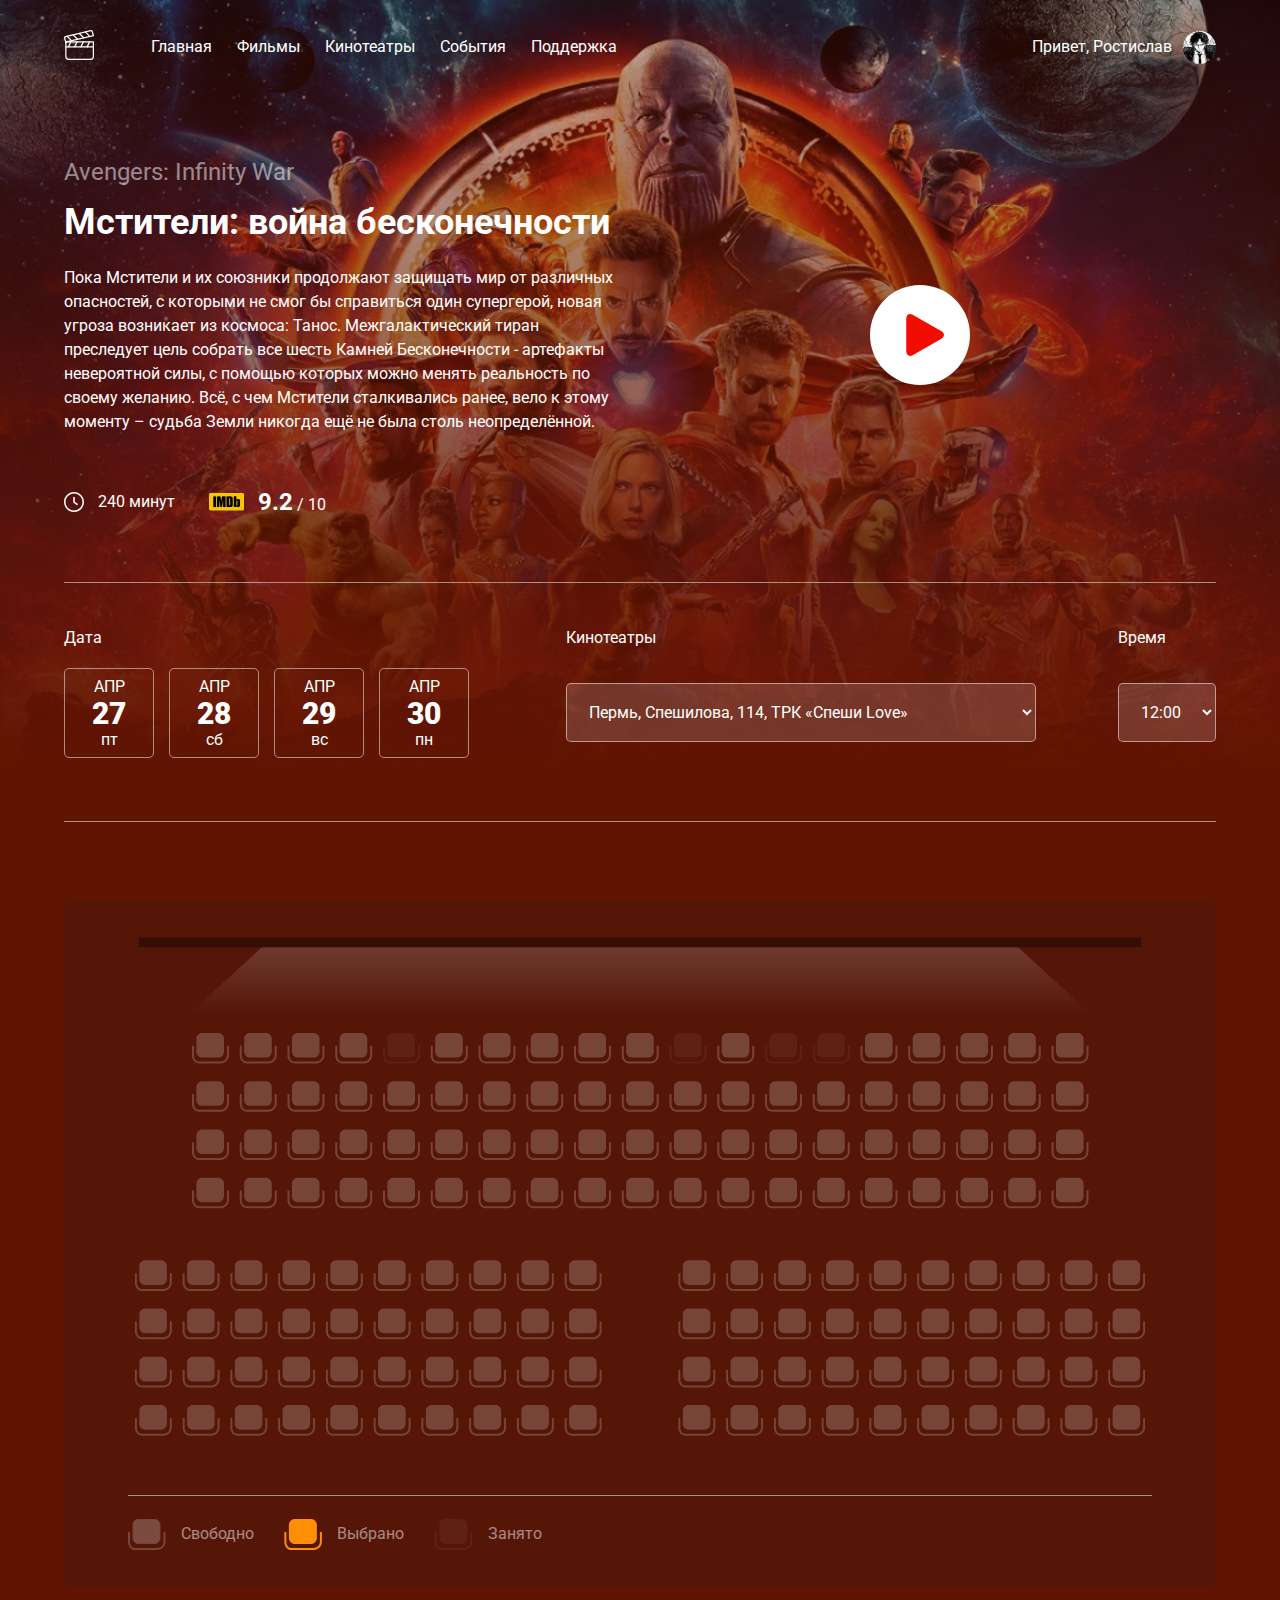
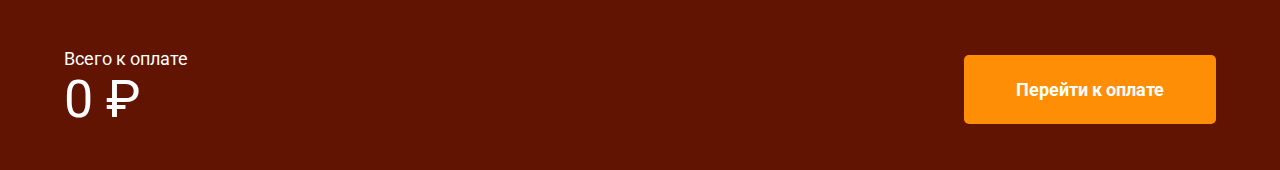
<file: index.html>
<!DOCTYPE html>
<html lang="eng">
  <head>
    <meta charset="UTF-8" />
    <meta http-equiv="X-UA-Compatible" content="IE=edge" />
    <meta name="viewport" content="width=device-width, initial-scale=1.0" />
    <title>Онлайн кинотеатр</title>
    <link rel="preconnect" href="https://fonts.googleapis.com" />
    <link rel="preconnect" href="https://fonts.gstatic.com" crossorigin />
    <link href="https://fonts.googleapis.com/css2?family=Roboto:wght@400;700&display=swap" rel="stylesheet" />
    <link rel="stylesheet" href="css/normalize.css" />
    <link rel="stylesheet" href="https://cdn.jsdelivr.net/npm/@fancyapps/ui@4.0/dist/fancybox.css" />
    <link rel="stylesheet" href="css/style.css" />
  </head>
  <body>
    <header class="header">
      <div class="navbar container">
        <a href="/">
          <img src="img/logo.svg" alt="logo" />
        </a>
        <nav class="nav">
          <button class="m-menu">
            <svg width="15" height="9" viewBox="0 0 15 9" fill="none" xmlns="http://www.w3.org/2000/svg">
              <line y1="0.5" x2="15" y2="0.5" stroke="white" />
              <line y1="4.5" x2="15" y2="4.5" stroke="white" />
              <line y1="8.5" x2="15" y2="8.5" stroke="white" />
            </svg>
          </button>
          <ul class="menu">
            <li class="menu-item">
              <a href="#" class="menu-link">Главная</a>
            </li>
            <li class="menu-item">
              <a href="#" class="menu-link">Фильмы</a>
            </li>
            <li class="menu-item">
              <a href="#" class="menu-link">Кинотеатры</a>
            </li>
            <li class="menu-item">
              <a href="#" class="menu-link">События</a>
            </li>
            <li class="menu-item">
              <a href="#" class="menu-link">Поддержка</a>
            </li>
          </ul>
        </nav>
        <div class="user">
          <span class="">Привет, Ростислав</span>
          <img class="avatar" src="img/avatar.jpg" alt="Pavel K" />
        </div>
      </div>

      <div class="film container">
        <div class="film-info">
          <small class="film-title-small">Avengers: Infinity War</small>
          <h1 class="film-title">Мстители: война бесконечности</h1>
          <p class="film-description">
            Пока Мстители и их союзники продолжают защищать мир от различных опасностей, с которыми не смог бы справиться один супергерой, новая угроза возникает из космоса: Танос. Межгалактический тиран преследует цель собрать все шесть Камней Бесконечности - артефакты невероятной силы, с помощью которых можно менять реальность по своему желанию. Всё, с чем Мстители сталкивались ранее, вело к этому моменту – судьба Земли никогда ещё не была столь неопределённой.
          </p>
          <div class="film-details">
            <div class="time">
              <img src="img/clock.svg" alt="clock" class="time-icon" />
              <span class="time-counter">240 минут</span>
            </div>
            <div class="rating">
              <img src="img/imdb.png" alt="imdb logo" class="rating-icon" />
              <span class="rating-counter"> <strong class="rating-current">9.2</strong> / 10 </span>
            </div>
          </div>

        </div>

        <a
          data-fancybox="video-gallery"
          data-src="https://www.youtube.com/watch?v=6ZfuNTqbHE8&ab_channel=MarvelEntertainment" class="film-trailer"
          href="#"
          class="film-trailer"
        >
          <svg width="100" height="100" viewBox="0 0 100 100" fill="none" xmlns="http://www.w3.org/2000/svg">
            <circle cx="50" cy="50" r="50" fill="white" />
            <g clip-path="url(#clip0)">
              <path
                d="M43.0758 30.0033C39.3071 27.8416 36.2518 29.6125 36.2518 33.9556V66.0059C36.2518 70.3533 39.3071 72.1219 43.0758 69.9623L71.0893 53.8967C74.8592 51.7342 74.8592 48.2306 71.0893 46.0686L43.0758 30.0033Z"
                fill="#F20D01"
              />
            </g>
            <defs>
              <clipPath id="clip0">
                <rect width="41.8013" height="41.8013" fill="white" transform="translate(34.1837 29.0816)" />
              </clipPath>
            </defs>
          </svg>
        </a>
      </div>

      <div class="session container">
        <div class="session-date">
          <span class="session-label">Дата</span>
          <div class="session-date-block">
            <div class="session-date-item">
              <span class="session-month">АПР</span>
              <span class="session-day">27</span>
              <span class="sesiion-week">пт</span>
            </div>
            <div class="session-date-item">
              <span class="session-month">АПР</span>
              <span class="session-day">28</span>
              <span class="sesiion-week">сб</span>
            </div>
            <div class="session-date-item">
              <span class="session-month">АПР</span>
              <span class="session-day">29</span>
              <span class="sesiion-week">вс</span>
            </div>
            <div class="session-date-item">
              <span class="session-month">АПР</span>
              <span class="session-day">30</span>
              <span class="sesiion-week">пн</span>
            </div>
          </div>
        </div>

        <div class="session-cinema">
          <span class="session-label">Кинотеатры</span>
          <select class="select select-cinema" name="cinema">
            <option value="Celebration Cinema Crossroads">Пермь, Спешилова, 114, ТРК «Спеши Love»</option>
            <option value="Kalamazoo film society">Пермь, Революции, 13, ТРК «Семья»</option>
          </select>
        </div>

        <div class="session-time">
          <span class="session-label">Время</span>
          <select class="select" name="cinema">
            <option value="12:00">12:00</option>
            <option value="16:30">16:30</option>
            <option value="17:25">17:25</option>
          </select>
        </div>

      </div>

    </header>
    <div class="scheme container">
      <svg class="scheme-svg" viewBox="0 0 1170 600" fill="none" xmlns="http://www.w3.org/2000/svg">
        <path class="light" d="M128 115L201.04 48H968.96L1042 115H128Z" fill="url(#paint0_linear)" />
        <line x1="76" y1="43" x2="1094" y2="43" stroke="black" stroke-opacity="0.39" stroke-width="10" />
        <path
          d="M130 158.5C130 158.526 130.001 158.551 130.003 158.577C130.096 159.791 130.537 161.596 131.588 163.128C132.666 164.699 134.409 166 137 166H159.5C159.524 166 159.548 165.999 159.571 165.997C160.899 165.903 162.851 165.373 164.496 164.072C166.181 162.738 167.5 160.622 167.5 157.5V148H165.5V157.5C165.5 159.978 164.486 161.529 163.254 162.503C161.996 163.499 160.469 163.921 159.463 164H137C135.191 164 134.018 163.134 133.237 161.997C132.44 160.835 132.08 159.413 132 158.46V148H130V158.5ZM156.5 135H140.5C137.186 135 134.5 137.686 134.5 141V154C134.5 157.314 137.186 160 140.5 160H156.5C159.814 160 162.5 157.314 162.5 154V141C162.5 137.686 159.814 135 156.5 135Z"
        />
        <path
          d="M178.5 158.5C178.5 158.526 178.501 158.551 178.503 158.577C178.596 159.791 179.037 161.596 180.088 163.128C181.166 164.699 182.909 166 185.5 166H208C208.024 166 208.048 165.999 208.071 165.997C209.399 165.903 211.351 165.373 212.996 164.072C214.681 162.738 216 160.622 216 157.5V148H214V157.5C214 159.978 212.986 161.529 211.754 162.503C210.496 163.499 208.969 163.921 207.963 164H185.5C183.691 164 182.518 163.134 181.737 161.997C180.94 160.835 180.58 159.413 180.5 158.46V148H178.5V158.5ZM205 135H189C185.686 135 183 137.686 183 141V154C183 157.314 185.686 160 189 160H205C208.314 160 211 157.314 211 154V141C211 137.686 208.314 135 205 135Z"
        />
        <path
          d="M227 158.5C227 158.526 227.001 158.551 227.003 158.577C227.096 159.791 227.537 161.596 228.588 163.128C229.666 164.699 231.409 166 234 166H256.5C256.524 166 256.548 165.999 256.571 165.997C257.899 165.903 259.851 165.373 261.496 164.072C263.181 162.738 264.5 160.622 264.5 157.5V148H262.5V157.5C262.5 159.978 261.486 161.529 260.254 162.503C258.996 163.499 257.469 163.921 256.463 164H234C232.191 164 231.018 163.134 230.237 161.997C229.44 160.835 229.08 159.413 229 158.46V148H227V158.5ZM253.5 135H237.5C234.186 135 231.5 137.686 231.5 141V154C231.5 157.314 234.186 160 237.5 160H253.5C256.814 160 259.5 157.314 259.5 154V141C259.5 137.686 256.814 135 253.5 135Z"
        />
        <path
          d="M275.5 158.5C275.5 158.526 275.501 158.551 275.503 158.577C275.596 159.791 276.037 161.596 277.088 163.128C278.166 164.699 279.909 166 282.5 166H305C305.024 166 305.048 165.999 305.071 165.997C306.399 165.903 308.351 165.373 309.996 164.072C311.681 162.738 313 160.622 313 157.5V148H311V157.5C311 159.978 309.986 161.529 308.754 162.503C307.496 163.499 305.969 163.921 304.963 164H282.5C280.691 164 279.518 163.134 278.737 161.997C277.94 160.835 277.58 159.413 277.5 158.46V148H275.5V158.5ZM302 135H286C282.686 135 280 137.686 280 141V154C280 157.314 282.686 160 286 160H302C305.314 160 308 157.314 308 154V141C308 137.686 305.314 135 302 135Z"
        />
        <path
          class="booked"
          d="M324 158.5C324 158.526 324.001 158.551 324.003 158.577C324.096 159.791 324.537 161.596 325.588 163.128C326.666 164.699 328.409 166 331 166H353.5C353.524 166 353.548 165.999 353.571 165.997C354.899 165.903 356.851 165.373 358.496 164.072C360.181 162.738 361.5 160.622 361.5 157.5V148H359.5V157.5C359.5 159.978 358.486 161.529 357.254 162.503C355.996 163.499 354.469 163.921 353.463 164H331C329.191 164 328.018 163.134 327.237 161.997C326.44 160.835 326.08 159.413 326 158.46V148H324V158.5ZM350.5 135H334.5C331.186 135 328.5 137.686 328.5 141V154C328.5 157.314 331.186 160 334.5 160H350.5C353.814 160 356.5 157.314 356.5 154V141C356.5 137.686 353.814 135 350.5 135Z"
        />
        <path
          d="M372.5 158.5C372.5 158.526 372.501 158.551 372.503 158.577C372.596 159.791 373.037 161.596 374.088 163.128C375.166 164.699 376.909 166 379.5 166H402C402.024 166 402.048 165.999 402.071 165.997C403.399 165.903 405.351 165.373 406.996 164.072C408.681 162.738 410 160.622 410 157.5V148H408V157.5C408 159.978 406.986 161.529 405.754 162.503C404.496 163.499 402.969 163.921 401.963 164H379.5C377.691 164 376.518 163.134 375.737 161.997C374.94 160.835 374.58 159.413 374.5 158.46V148H372.5V158.5ZM399 135H383C379.686 135 377 137.686 377 141V154C377 157.314 379.686 160 383 160H399C402.314 160 405 157.314 405 154V141C405 137.686 402.314 135 399 135Z"
        />
        <path
          d="M421 158.5C421 158.526 421.001 158.551 421.003 158.577C421.096 159.791 421.537 161.596 422.588 163.128C423.666 164.699 425.409 166 428 166H450.5C450.524 166 450.548 165.999 450.571 165.997C451.899 165.903 453.851 165.373 455.496 164.072C457.181 162.738 458.5 160.622 458.5 157.5V148H456.5V157.5C456.5 159.978 455.486 161.529 454.254 162.503C452.996 163.499 451.469 163.921 450.463 164H428C426.191 164 425.018 163.134 424.237 161.997C423.44 160.835 423.08 159.413 423 158.46V148H421V158.5ZM447.5 135H431.5C428.186 135 425.5 137.686 425.5 141V154C425.5 157.314 428.186 160 431.5 160H447.5C450.814 160 453.5 157.314 453.5 154V141C453.5 137.686 450.814 135 447.5 135Z"
        />
        <path
          d="M469.5 158.5C469.5 158.526 469.501 158.551 469.503 158.577C469.596 159.791 470.037 161.596 471.088 163.128C472.166 164.699 473.909 166 476.5 166H499C499.024 166 499.048 165.999 499.071 165.997C500.399 165.903 502.351 165.373 503.996 164.072C505.681 162.738 507 160.622 507 157.5V148H505V157.5C505 159.978 503.986 161.529 502.754 162.503C501.496 163.499 499.969 163.921 498.963 164H476.5C474.691 164 473.518 163.134 472.737 161.997C471.94 160.835 471.58 159.413 471.5 158.46V148H469.5V158.5ZM496 135H480C476.686 135 474 137.686 474 141V154C474 157.314 476.686 160 480 160H496C499.314 160 502 157.314 502 154V141C502 137.686 499.314 135 496 135Z"
        />
        <path
          d="M518 158.5C518 158.526 518.001 158.551 518.003 158.577C518.096 159.791 518.537 161.596 519.588 163.128C520.666 164.699 522.409 166 525 166H547.5C547.524 166 547.548 165.999 547.571 165.997C548.899 165.903 550.851 165.373 552.496 164.072C554.181 162.738 555.5 160.622 555.5 157.5V148H553.5V157.5C553.5 159.978 552.486 161.529 551.254 162.503C549.996 163.499 548.469 163.921 547.463 164H525C523.191 164 522.018 163.134 521.237 161.997C520.44 160.835 520.08 159.413 520 158.46V148H518V158.5ZM544.5 135H528.5C525.186 135 522.5 137.686 522.5 141V154C522.5 157.314 525.186 160 528.5 160H544.5C547.814 160 550.5 157.314 550.5 154V141C550.5 137.686 547.814 135 544.5 135Z"
        />
        <path
          d="M566.5 158.5C566.5 158.526 566.501 158.551 566.503 158.577C566.596 159.791 567.037 161.596 568.088 163.128C569.166 164.699 570.909 166 573.5 166H596C596.024 166 596.048 165.999 596.071 165.997C597.399 165.903 599.351 165.373 600.996 164.072C602.681 162.738 604 160.622 604 157.5V148H602V157.5C602 159.978 600.986 161.529 599.754 162.503C598.496 163.499 596.969 163.921 595.963 164H573.5C571.691 164 570.518 163.134 569.737 161.997C568.94 160.835 568.58 159.413 568.5 158.46V148H566.5V158.5ZM593 135H577C573.686 135 571 137.686 571 141V154C571 157.314 573.686 160 577 160H593C596.314 160 599 157.314 599 154V141C599 137.686 596.314 135 593 135Z"
        />
        <path
          class="booked"
          d="M615 158.5C615 158.526 615.001 158.551 615.003 158.577C615.096 159.791 615.537 161.596 616.588 163.128C617.666 164.699 619.409 166 622 166H644.5C644.524 166 644.548 165.999 644.571 165.997C645.899 165.903 647.851 165.373 649.496 164.072C651.181 162.738 652.5 160.622 652.5 157.5V148H650.5V157.5C650.5 159.978 649.486 161.529 648.254 162.503C646.996 163.499 645.469 163.921 644.463 164H622C620.191 164 619.018 163.134 618.237 161.997C617.44 160.835 617.08 159.413 617 158.46V148H615V158.5ZM641.5 135H625.5C622.186 135 619.5 137.686 619.5 141V154C619.5 157.314 622.186 160 625.5 160H641.5C644.814 160 647.5 157.314 647.5 154V141C647.5 137.686 644.814 135 641.5 135Z"
        />
        <path
          d="M663.5 158.5C663.5 158.526 663.501 158.551 663.503 158.577C663.596 159.791 664.037 161.596 665.088 163.128C666.166 164.699 667.909 166 670.5 166H693C693.024 166 693.048 165.999 693.071 165.997C694.399 165.903 696.351 165.373 697.996 164.072C699.681 162.738 701 160.622 701 157.5V148H699V157.5C699 159.978 697.986 161.529 696.754 162.503C695.496 163.499 693.969 163.921 692.963 164H670.5C668.691 164 667.518 163.134 666.737 161.997C665.94 160.835 665.58 159.413 665.5 158.46V148H663.5V158.5ZM690 135H674C670.686 135 668 137.686 668 141V154C668 157.314 670.686 160 674 160H690C693.314 160 696 157.314 696 154V141C696 137.686 693.314 135 690 135Z"
        />
        <path
          class="booked"
          d="M712 158.5C712 158.526 712.001 158.551 712.003 158.577C712.096 159.791 712.537 161.596 713.588 163.128C714.666 164.699 716.409 166 719 166H741.5C741.524 166 741.548 165.999 741.571 165.997C742.899 165.903 744.851 165.373 746.496 164.072C748.181 162.738 749.5 160.622 749.5 157.5V148H747.5V157.5C747.5 159.978 746.486 161.529 745.254 162.503C743.996 163.499 742.469 163.921 741.463 164H719C717.191 164 716.018 163.134 715.237 161.997C714.44 160.835 714.08 159.413 714 158.46V148H712V158.5ZM738.5 135H722.5C719.186 135 716.5 137.686 716.5 141V154C716.5 157.314 719.186 160 722.5 160H738.5C741.814 160 744.5 157.314 744.5 154V141C744.5 137.686 741.814 135 738.5 135Z"
        />
        <path
          class="booked"
          d="M760.5 158.5C760.5 158.526 760.501 158.551 760.503 158.577C760.596 159.791 761.037 161.596 762.088 163.128C763.166 164.699 764.909 166 767.5 166H790C790.024 166 790.048 165.999 790.071 165.997C791.399 165.903 793.351 165.373 794.996 164.072C796.681 162.738 798 160.622 798 157.5V148H796V157.5C796 159.978 794.986 161.529 793.754 162.503C792.496 163.499 790.969 163.921 789.963 164H767.5C765.691 164 764.518 163.134 763.737 161.997C762.94 160.835 762.58 159.413 762.5 158.46V148H760.5V158.5ZM787 135H771C767.686 135 765 137.686 765 141V154C765 157.314 767.686 160 771 160H787C790.314 160 793 157.314 793 154V141C793 137.686 790.314 135 787 135Z"
        />
        <path
          d="M809 158.5C809 158.526 809.001 158.551 809.003 158.577C809.096 159.791 809.537 161.596 810.588 163.128C811.666 164.699 813.409 166 816 166H838.5C838.524 166 838.548 165.999 838.571 165.997C839.899 165.903 841.851 165.373 843.496 164.072C845.181 162.738 846.5 160.622 846.5 157.5V148H844.5V157.5C844.5 159.978 843.486 161.529 842.254 162.503C840.996 163.499 839.469 163.921 838.463 164H816C814.191 164 813.018 163.134 812.237 161.997C811.44 160.835 811.08 159.413 811 158.46V148H809V158.5ZM835.5 135H819.5C816.186 135 813.5 137.686 813.5 141V154C813.5 157.314 816.186 160 819.5 160H835.5C838.814 160 841.5 157.314 841.5 154V141C841.5 137.686 838.814 135 835.5 135Z"
        />
        <path
          d="M857.5 158.5C857.5 158.526 857.501 158.551 857.503 158.577C857.596 159.791 858.037 161.596 859.088 163.128C860.166 164.699 861.909 166 864.5 166H887C887.024 166 887.048 165.999 887.071 165.997C888.399 165.903 890.351 165.373 891.996 164.072C893.681 162.738 895 160.622 895 157.5V148H893V157.5C893 159.978 891.986 161.529 890.754 162.503C889.496 163.499 887.969 163.921 886.963 164H864.5C862.691 164 861.518 163.134 860.737 161.997C859.94 160.835 859.58 159.413 859.5 158.46V148H857.5V158.5ZM884 135H868C864.686 135 862 137.686 862 141V154C862 157.314 864.686 160 868 160H884C887.314 160 890 157.314 890 154V141C890 137.686 887.314 135 884 135Z"
        />
        <path
          d="M906 158.5C906 158.526 906.001 158.551 906.003 158.577C906.096 159.791 906.537 161.596 907.588 163.128C908.666 164.699 910.409 166 913 166H935.5C935.524 166 935.548 165.999 935.571 165.997C936.899 165.903 938.851 165.373 940.496 164.072C942.181 162.738 943.5 160.622 943.5 157.5V148H941.5V157.5C941.5 159.978 940.486 161.529 939.254 162.503C937.996 163.499 936.469 163.921 935.463 164H913C911.191 164 910.018 163.134 909.237 161.997C908.44 160.835 908.08 159.413 908 158.46V148H906V158.5ZM932.5 135H916.5C913.186 135 910.5 137.686 910.5 141V154C910.5 157.314 913.186 160 916.5 160H932.5C935.814 160 938.5 157.314 938.5 154V141C938.5 137.686 935.814 135 932.5 135Z"
        />
        <path
          d="M954.5 158.5C954.5 158.526 954.501 158.551 954.503 158.577C954.596 159.791 955.037 161.596 956.088 163.128C957.166 164.699 958.909 166 961.5 166H984C984.024 166 984.048 165.999 984.071 165.997C985.399 165.903 987.351 165.373 988.996 164.072C990.681 162.738 992 160.622 992 157.5V148H990V157.5C990 159.978 988.986 161.529 987.754 162.503C986.496 163.499 984.969 163.921 983.963 164H961.5C959.691 164 958.518 163.134 957.737 161.997C956.94 160.835 956.58 159.413 956.5 158.46V148H954.5V158.5ZM981 135H965C961.686 135 959 137.686 959 141V154C959 157.314 961.686 160 965 160H981C984.314 160 987 157.314 987 154V141C987 137.686 984.314 135 981 135Z"
        />
        <path
          d="M1003 158.5C1003 158.526 1003 158.551 1003 158.577C1003.1 159.791 1003.54 161.596 1004.59 163.128C1005.67 164.699 1007.41 166 1010 166H1032.5C1032.52 166 1032.55 165.999 1032.57 165.997C1033.9 165.903 1035.85 165.373 1037.5 164.072C1039.18 162.738 1040.5 160.622 1040.5 157.5V148H1038.5V157.5C1038.5 159.978 1037.49 161.529 1036.25 162.503C1035 163.499 1033.47 163.921 1032.46 164H1010C1008.19 164 1007.02 163.134 1006.24 161.997C1005.44 160.835 1005.08 159.413 1005 158.46V148H1003V158.5ZM1029.5 135H1013.5C1010.19 135 1007.5 137.686 1007.5 141V154C1007.5 157.314 1010.19 160 1013.5 160H1029.5C1032.81 160 1035.5 157.314 1035.5 154V141C1035.5 137.686 1032.81 135 1029.5 135Z"
        />
        <path
          d="M130 207.5C130 207.526 130.001 207.551 130.003 207.577C130.096 208.791 130.537 210.596 131.588 212.128C132.666 213.699 134.409 215 137 215H159.5C159.524 215 159.548 214.999 159.571 214.997C160.899 214.903 162.851 214.373 164.496 213.072C166.181 211.738 167.5 209.622 167.5 206.5V197H165.5V206.5C165.5 208.978 164.486 210.529 163.254 211.503C161.996 212.499 160.469 212.921 159.463 213H137C135.191 213 134.018 212.134 133.237 210.997C132.44 209.835 132.08 208.413 132 207.46V197H130V207.5ZM156.5 184H140.5C137.186 184 134.5 186.686 134.5 190V203C134.5 206.314 137.186 209 140.5 209H156.5C159.814 209 162.5 206.314 162.5 203V190C162.5 186.686 159.814 184 156.5 184Z"
        />
        <path
          d="M178.5 207.5C178.5 207.526 178.501 207.551 178.503 207.577C178.596 208.791 179.037 210.596 180.088 212.128C181.166 213.699 182.909 215 185.5 215H208C208.024 215 208.048 214.999 208.071 214.997C209.399 214.903 211.351 214.373 212.996 213.072C214.681 211.738 216 209.622 216 206.5V197H214V206.5C214 208.978 212.986 210.529 211.754 211.503C210.496 212.499 208.969 212.921 207.963 213H185.5C183.691 213 182.518 212.134 181.737 210.997C180.94 209.835 180.58 208.413 180.5 207.46V197H178.5V207.5ZM205 184H189C185.686 184 183 186.686 183 190V203C183 206.314 185.686 209 189 209H205C208.314 209 211 206.314 211 203V190C211 186.686 208.314 184 205 184Z"
        />
        <path
          d="M227 207.5C227 207.526 227.001 207.551 227.003 207.577C227.096 208.791 227.537 210.596 228.588 212.128C229.666 213.699 231.409 215 234 215H256.5C256.524 215 256.548 214.999 256.571 214.997C257.899 214.903 259.851 214.373 261.496 213.072C263.181 211.738 264.5 209.622 264.5 206.5V197H262.5V206.5C262.5 208.978 261.486 210.529 260.254 211.503C258.996 212.499 257.469 212.921 256.463 213H234C232.191 213 231.018 212.134 230.237 210.997C229.44 209.835 229.08 208.413 229 207.46V197H227V207.5ZM253.5 184H237.5C234.186 184 231.5 186.686 231.5 190V203C231.5 206.314 234.186 209 237.5 209H253.5C256.814 209 259.5 206.314 259.5 203V190C259.5 186.686 256.814 184 253.5 184Z"
        />
        <path
          d="M275.5 207.5C275.5 207.526 275.501 207.551 275.503 207.577C275.596 208.791 276.037 210.596 277.088 212.128C278.166 213.699 279.909 215 282.5 215H305C305.024 215 305.048 214.999 305.071 214.997C306.399 214.903 308.351 214.373 309.996 213.072C311.681 211.738 313 209.622 313 206.5V197H311V206.5C311 208.978 309.986 210.529 308.754 211.503C307.496 212.499 305.969 212.921 304.963 213H282.5C280.691 213 279.518 212.134 278.737 210.997C277.94 209.835 277.58 208.413 277.5 207.46V197H275.5V207.5ZM302 184H286C282.686 184 280 186.686 280 190V203C280 206.314 282.686 209 286 209H302C305.314 209 308 206.314 308 203V190C308 186.686 305.314 184 302 184Z"
        />
        <path
          d="M324 207.5C324 207.526 324.001 207.551 324.003 207.577C324.096 208.791 324.537 210.596 325.588 212.128C326.666 213.699 328.409 215 331 215H353.5C353.524 215 353.548 214.999 353.571 214.997C354.899 214.903 356.851 214.373 358.496 213.072C360.181 211.738 361.5 209.622 361.5 206.5V197H359.5V206.5C359.5 208.978 358.486 210.529 357.254 211.503C355.996 212.499 354.469 212.921 353.463 213H331C329.191 213 328.018 212.134 327.237 210.997C326.44 209.835 326.08 208.413 326 207.46V197H324V207.5ZM350.5 184H334.5C331.186 184 328.5 186.686 328.5 190V203C328.5 206.314 331.186 209 334.5 209H350.5C353.814 209 356.5 206.314 356.5 203V190C356.5 186.686 353.814 184 350.5 184Z"
        />
        <path
          d="M372.5 207.5C372.5 207.526 372.501 207.551 372.503 207.577C372.596 208.791 373.037 210.596 374.088 212.128C375.166 213.699 376.909 215 379.5 215H402C402.024 215 402.048 214.999 402.071 214.997C403.399 214.903 405.351 214.373 406.996 213.072C408.681 211.738 410 209.622 410 206.5V197H408V206.5C408 208.978 406.986 210.529 405.754 211.503C404.496 212.499 402.969 212.921 401.963 213H379.5C377.691 213 376.518 212.134 375.737 210.997C374.94 209.835 374.58 208.413 374.5 207.46V197H372.5V207.5ZM399 184H383C379.686 184 377 186.686 377 190V203C377 206.314 379.686 209 383 209H399C402.314 209 405 206.314 405 203V190C405 186.686 402.314 184 399 184Z"
        />
        <path
          d="M421 207.5C421 207.526 421.001 207.551 421.003 207.577C421.096 208.791 421.537 210.596 422.588 212.128C423.666 213.699 425.409 215 428 215H450.5C450.524 215 450.548 214.999 450.571 214.997C451.899 214.903 453.851 214.373 455.496 213.072C457.181 211.738 458.5 209.622 458.5 206.5V197H456.5V206.5C456.5 208.978 455.486 210.529 454.254 211.503C452.996 212.499 451.469 212.921 450.463 213H428C426.191 213 425.018 212.134 424.237 210.997C423.44 209.835 423.08 208.413 423 207.46V197H421V207.5ZM447.5 184H431.5C428.186 184 425.5 186.686 425.5 190V203C425.5 206.314 428.186 209 431.5 209H447.5C450.814 209 453.5 206.314 453.5 203V190C453.5 186.686 450.814 184 447.5 184Z"
        />
        <path
          d="M469.5 207.5C469.5 207.526 469.501 207.551 469.503 207.577C469.596 208.791 470.037 210.596 471.088 212.128C472.166 213.699 473.909 215 476.5 215H499C499.024 215 499.048 214.999 499.071 214.997C500.399 214.903 502.351 214.373 503.996 213.072C505.681 211.738 507 209.622 507 206.5V197H505V206.5C505 208.978 503.986 210.529 502.754 211.503C501.496 212.499 499.969 212.921 498.963 213H476.5C474.691 213 473.518 212.134 472.737 210.997C471.94 209.835 471.58 208.413 471.5 207.46V197H469.5V207.5ZM496 184H480C476.686 184 474 186.686 474 190V203C474 206.314 476.686 209 480 209H496C499.314 209 502 206.314 502 203V190C502 186.686 499.314 184 496 184Z"
        />
        <path
          d="M518 207.5C518 207.526 518.001 207.551 518.003 207.577C518.096 208.791 518.537 210.596 519.588 212.128C520.666 213.699 522.409 215 525 215H547.5C547.524 215 547.548 214.999 547.571 214.997C548.899 214.903 550.851 214.373 552.496 213.072C554.181 211.738 555.5 209.622 555.5 206.5V197H553.5V206.5C553.5 208.978 552.486 210.529 551.254 211.503C549.996 212.499 548.469 212.921 547.463 213H525C523.191 213 522.018 212.134 521.237 210.997C520.44 209.835 520.08 208.413 520 207.46V197H518V207.5ZM544.5 184H528.5C525.186 184 522.5 186.686 522.5 190V203C522.5 206.314 525.186 209 528.5 209H544.5C547.814 209 550.5 206.314 550.5 203V190C550.5 186.686 547.814 184 544.5 184Z"
        />
        <path
          d="M566.5 207.5C566.5 207.526 566.501 207.551 566.503 207.577C566.596 208.791 567.037 210.596 568.088 212.128C569.166 213.699 570.909 215 573.5 215H596C596.024 215 596.048 214.999 596.071 214.997C597.399 214.903 599.351 214.373 600.996 213.072C602.681 211.738 604 209.622 604 206.5V197H602V206.5C602 208.978 600.986 210.529 599.754 211.503C598.496 212.499 596.969 212.921 595.963 213H573.5C571.691 213 570.518 212.134 569.737 210.997C568.94 209.835 568.58 208.413 568.5 207.46V197H566.5V207.5ZM593 184H577C573.686 184 571 186.686 571 190V203C571 206.314 573.686 209 577 209H593C596.314 209 599 206.314 599 203V190C599 186.686 596.314 184 593 184Z"
        />
        <path
          d="M615 207.5C615 207.526 615.001 207.551 615.003 207.577C615.096 208.791 615.537 210.596 616.588 212.128C617.666 213.699 619.409 215 622 215H644.5C644.524 215 644.548 214.999 644.571 214.997C645.899 214.903 647.851 214.373 649.496 213.072C651.181 211.738 652.5 209.622 652.5 206.5V197H650.5V206.5C650.5 208.978 649.486 210.529 648.254 211.503C646.996 212.499 645.469 212.921 644.463 213H622C620.191 213 619.018 212.134 618.237 210.997C617.44 209.835 617.08 208.413 617 207.46V197H615V207.5ZM641.5 184H625.5C622.186 184 619.5 186.686 619.5 190V203C619.5 206.314 622.186 209 625.5 209H641.5C644.814 209 647.5 206.314 647.5 203V190C647.5 186.686 644.814 184 641.5 184Z"
        />
        <path
          d="M663.5 207.5C663.5 207.526 663.501 207.551 663.503 207.577C663.596 208.791 664.037 210.596 665.088 212.128C666.166 213.699 667.909 215 670.5 215H693C693.024 215 693.048 214.999 693.071 214.997C694.399 214.903 696.351 214.373 697.996 213.072C699.681 211.738 701 209.622 701 206.5V197H699V206.5C699 208.978 697.986 210.529 696.754 211.503C695.496 212.499 693.969 212.921 692.963 213H670.5C668.691 213 667.518 212.134 666.737 210.997C665.94 209.835 665.58 208.413 665.5 207.46V197H663.5V207.5ZM690 184H674C670.686 184 668 186.686 668 190V203C668 206.314 670.686 209 674 209H690C693.314 209 696 206.314 696 203V190C696 186.686 693.314 184 690 184Z"
        />
        <path
          d="M712 207.5C712 207.526 712.001 207.551 712.003 207.577C712.096 208.791 712.537 210.596 713.588 212.128C714.666 213.699 716.409 215 719 215H741.5C741.524 215 741.548 214.999 741.571 214.997C742.899 214.903 744.851 214.373 746.496 213.072C748.181 211.738 749.5 209.622 749.5 206.5V197H747.5V206.5C747.5 208.978 746.486 210.529 745.254 211.503C743.996 212.499 742.469 212.921 741.463 213H719C717.191 213 716.018 212.134 715.237 210.997C714.44 209.835 714.08 208.413 714 207.46V197H712V207.5ZM738.5 184H722.5C719.186 184 716.5 186.686 716.5 190V203C716.5 206.314 719.186 209 722.5 209H738.5C741.814 209 744.5 206.314 744.5 203V190C744.5 186.686 741.814 184 738.5 184Z"
        />
        <path
          d="M760.5 207.5C760.5 207.526 760.501 207.551 760.503 207.577C760.596 208.791 761.037 210.596 762.088 212.128C763.166 213.699 764.909 215 767.5 215H790C790.024 215 790.048 214.999 790.071 214.997C791.399 214.903 793.351 214.373 794.996 213.072C796.681 211.738 798 209.622 798 206.5V197H796V206.5C796 208.978 794.986 210.529 793.754 211.503C792.496 212.499 790.969 212.921 789.963 213H767.5C765.691 213 764.518 212.134 763.737 210.997C762.94 209.835 762.58 208.413 762.5 207.46V197H760.5V207.5ZM787 184H771C767.686 184 765 186.686 765 190V203C765 206.314 767.686 209 771 209H787C790.314 209 793 206.314 793 203V190C793 186.686 790.314 184 787 184Z"
        />
        <path
          d="M809 207.5C809 207.526 809.001 207.551 809.003 207.577C809.096 208.791 809.537 210.596 810.588 212.128C811.666 213.699 813.409 215 816 215H838.5C838.524 215 838.548 214.999 838.571 214.997C839.899 214.903 841.851 214.373 843.496 213.072C845.181 211.738 846.5 209.622 846.5 206.5V197H844.5V206.5C844.5 208.978 843.486 210.529 842.254 211.503C840.996 212.499 839.469 212.921 838.463 213H816C814.191 213 813.018 212.134 812.237 210.997C811.44 209.835 811.08 208.413 811 207.46V197H809V207.5ZM835.5 184H819.5C816.186 184 813.5 186.686 813.5 190V203C813.5 206.314 816.186 209 819.5 209H835.5C838.814 209 841.5 206.314 841.5 203V190C841.5 186.686 838.814 184 835.5 184Z"
        />
        <path
          d="M857.5 207.5C857.5 207.526 857.501 207.551 857.503 207.577C857.596 208.791 858.037 210.596 859.088 212.128C860.166 213.699 861.909 215 864.5 215H887C887.024 215 887.048 214.999 887.071 214.997C888.399 214.903 890.351 214.373 891.996 213.072C893.681 211.738 895 209.622 895 206.5V197H893V206.5C893 208.978 891.986 210.529 890.754 211.503C889.496 212.499 887.969 212.921 886.963 213H864.5C862.691 213 861.518 212.134 860.737 210.997C859.94 209.835 859.58 208.413 859.5 207.46V197H857.5V207.5ZM884 184H868C864.686 184 862 186.686 862 190V203C862 206.314 864.686 209 868 209H884C887.314 209 890 206.314 890 203V190C890 186.686 887.314 184 884 184Z"
        />
        <path
          d="M906 207.5C906 207.526 906.001 207.551 906.003 207.577C906.096 208.791 906.537 210.596 907.588 212.128C908.666 213.699 910.409 215 913 215H935.5C935.524 215 935.548 214.999 935.571 214.997C936.899 214.903 938.851 214.373 940.496 213.072C942.181 211.738 943.5 209.622 943.5 206.5V197H941.5V206.5C941.5 208.978 940.486 210.529 939.254 211.503C937.996 212.499 936.469 212.921 935.463 213H913C911.191 213 910.018 212.134 909.237 210.997C908.44 209.835 908.08 208.413 908 207.46V197H906V207.5ZM932.5 184H916.5C913.186 184 910.5 186.686 910.5 190V203C910.5 206.314 913.186 209 916.5 209H932.5C935.814 209 938.5 206.314 938.5 203V190C938.5 186.686 935.814 184 932.5 184Z"
        />
        <path
          d="M954.5 207.5C954.5 207.526 954.501 207.551 954.503 207.577C954.596 208.791 955.037 210.596 956.088 212.128C957.166 213.699 958.909 215 961.5 215H984C984.024 215 984.048 214.999 984.071 214.997C985.399 214.903 987.351 214.373 988.996 213.072C990.681 211.738 992 209.622 992 206.5V197H990V206.5C990 208.978 988.986 210.529 987.754 211.503C986.496 212.499 984.969 212.921 983.963 213H961.5C959.691 213 958.518 212.134 957.737 210.997C956.94 209.835 956.58 208.413 956.5 207.46V197H954.5V207.5ZM981 184H965C961.686 184 959 186.686 959 190V203C959 206.314 961.686 209 965 209H981C984.314 209 987 206.314 987 203V190C987 186.686 984.314 184 981 184Z"
        />
        <path
          d="M1003 207.5C1003 207.526 1003 207.551 1003 207.577C1003.1 208.791 1003.54 210.596 1004.59 212.128C1005.67 213.699 1007.41 215 1010 215H1032.5C1032.52 215 1032.55 214.999 1032.57 214.997C1033.9 214.903 1035.85 214.373 1037.5 213.072C1039.18 211.738 1040.5 209.622 1040.5 206.5V197H1038.5V206.5C1038.5 208.978 1037.49 210.529 1036.25 211.503C1035 212.499 1033.47 212.921 1032.46 213H1010C1008.19 213 1007.02 212.134 1006.24 210.997C1005.44 209.835 1005.08 208.413 1005 207.46V197H1003V207.5ZM1029.5 184H1013.5C1010.19 184 1007.5 186.686 1007.5 190V203C1007.5 206.314 1010.19 209 1013.5 209H1029.5C1032.81 209 1035.5 206.314 1035.5 203V190C1035.5 186.686 1032.81 184 1029.5 184Z"
        />
        <path
          d="M130 256.5C130 256.526 130.001 256.551 130.003 256.577C130.096 257.791 130.537 259.596 131.588 261.128C132.666 262.699 134.409 264 137 264H159.5C159.524 264 159.548 263.999 159.571 263.997C160.899 263.903 162.851 263.373 164.496 262.072C166.181 260.738 167.5 258.622 167.5 255.5V246H165.5V255.5C165.5 257.978 164.486 259.529 163.254 260.503C161.996 261.499 160.469 261.921 159.463 262H137C135.191 262 134.018 261.134 133.237 259.997C132.44 258.835 132.08 257.413 132 256.46V246H130V256.5ZM156.5 233H140.5C137.186 233 134.5 235.686 134.5 239V252C134.5 255.314 137.186 258 140.5 258H156.5C159.814 258 162.5 255.314 162.5 252V239C162.5 235.686 159.814 233 156.5 233Z"
        />
        <path
          d="M178.5 256.5C178.5 256.526 178.501 256.551 178.503 256.577C178.596 257.791 179.037 259.596 180.088 261.128C181.166 262.699 182.909 264 185.5 264H208C208.024 264 208.048 263.999 208.071 263.997C209.399 263.903 211.351 263.373 212.996 262.072C214.681 260.738 216 258.622 216 255.5V246H214V255.5C214 257.978 212.986 259.529 211.754 260.503C210.496 261.499 208.969 261.921 207.963 262H185.5C183.691 262 182.518 261.134 181.737 259.997C180.94 258.835 180.58 257.413 180.5 256.46V246H178.5V256.5ZM205 233H189C185.686 233 183 235.686 183 239V252C183 255.314 185.686 258 189 258H205C208.314 258 211 255.314 211 252V239C211 235.686 208.314 233 205 233Z"
        />
        <path
          d="M227 256.5C227 256.526 227.001 256.551 227.003 256.577C227.096 257.791 227.537 259.596 228.588 261.128C229.666 262.699 231.409 264 234 264H256.5C256.524 264 256.548 263.999 256.571 263.997C257.899 263.903 259.851 263.373 261.496 262.072C263.181 260.738 264.5 258.622 264.5 255.5V246H262.5V255.5C262.5 257.978 261.486 259.529 260.254 260.503C258.996 261.499 257.469 261.921 256.463 262H234C232.191 262 231.018 261.134 230.237 259.997C229.44 258.835 229.08 257.413 229 256.46V246H227V256.5ZM253.5 233H237.5C234.186 233 231.5 235.686 231.5 239V252C231.5 255.314 234.186 258 237.5 258H253.5C256.814 258 259.5 255.314 259.5 252V239C259.5 235.686 256.814 233 253.5 233Z"
        />
        <path
          d="M275.5 256.5C275.5 256.526 275.501 256.551 275.503 256.577C275.596 257.791 276.037 259.596 277.088 261.128C278.166 262.699 279.909 264 282.5 264H305C305.024 264 305.048 263.999 305.071 263.997C306.399 263.903 308.351 263.373 309.996 262.072C311.681 260.738 313 258.622 313 255.5V246H311V255.5C311 257.978 309.986 259.529 308.754 260.503C307.496 261.499 305.969 261.921 304.963 262H282.5C280.691 262 279.518 261.134 278.737 259.997C277.94 258.835 277.58 257.413 277.5 256.46V246H275.5V256.5ZM302 233H286C282.686 233 280 235.686 280 239V252C280 255.314 282.686 258 286 258H302C305.314 258 308 255.314 308 252V239C308 235.686 305.314 233 302 233Z"
        />
        <path
          d="M324 256.5C324 256.526 324.001 256.551 324.003 256.577C324.096 257.791 324.537 259.596 325.588 261.128C326.666 262.699 328.409 264 331 264H353.5C353.524 264 353.548 263.999 353.571 263.997C354.899 263.903 356.851 263.373 358.496 262.072C360.181 260.738 361.5 258.622 361.5 255.5V246H359.5V255.5C359.5 257.978 358.486 259.529 357.254 260.503C355.996 261.499 354.469 261.921 353.463 262H331C329.191 262 328.018 261.134 327.237 259.997C326.44 258.835 326.08 257.413 326 256.46V246H324V256.5ZM350.5 233H334.5C331.186 233 328.5 235.686 328.5 239V252C328.5 255.314 331.186 258 334.5 258H350.5C353.814 258 356.5 255.314 356.5 252V239C356.5 235.686 353.814 233 350.5 233Z"
        />
        <path
          d="M372.5 256.5C372.5 256.526 372.501 256.551 372.503 256.577C372.596 257.791 373.037 259.596 374.088 261.128C375.166 262.699 376.909 264 379.5 264H402C402.024 264 402.048 263.999 402.071 263.997C403.399 263.903 405.351 263.373 406.996 262.072C408.681 260.738 410 258.622 410 255.5V246H408V255.5C408 257.978 406.986 259.529 405.754 260.503C404.496 261.499 402.969 261.921 401.963 262H379.5C377.691 262 376.518 261.134 375.737 259.997C374.94 258.835 374.58 257.413 374.5 256.46V246H372.5V256.5ZM399 233H383C379.686 233 377 235.686 377 239V252C377 255.314 379.686 258 383 258H399C402.314 258 405 255.314 405 252V239C405 235.686 402.314 233 399 233Z"
        />
        <path
          d="M421 256.5C421 256.526 421.001 256.551 421.003 256.577C421.096 257.791 421.537 259.596 422.588 261.128C423.666 262.699 425.409 264 428 264H450.5C450.524 264 450.548 263.999 450.571 263.997C451.899 263.903 453.851 263.373 455.496 262.072C457.181 260.738 458.5 258.622 458.5 255.5V246H456.5V255.5C456.5 257.978 455.486 259.529 454.254 260.503C452.996 261.499 451.469 261.921 450.463 262H428C426.191 262 425.018 261.134 424.237 259.997C423.44 258.835 423.08 257.413 423 256.46V246H421V256.5ZM447.5 233H431.5C428.186 233 425.5 235.686 425.5 239V252C425.5 255.314 428.186 258 431.5 258H447.5C450.814 258 453.5 255.314 453.5 252V239C453.5 235.686 450.814 233 447.5 233Z"
        />
        <path
          d="M469.5 256.5C469.5 256.526 469.501 256.551 469.503 256.577C469.596 257.791 470.037 259.596 471.088 261.128C472.166 262.699 473.909 264 476.5 264H499C499.024 264 499.048 263.999 499.071 263.997C500.399 263.903 502.351 263.373 503.996 262.072C505.681 260.738 507 258.622 507 255.5V246H505V255.5C505 257.978 503.986 259.529 502.754 260.503C501.496 261.499 499.969 261.921 498.963 262H476.5C474.691 262 473.518 261.134 472.737 259.997C471.94 258.835 471.58 257.413 471.5 256.46V246H469.5V256.5ZM496 233H480C476.686 233 474 235.686 474 239V252C474 255.314 476.686 258 480 258H496C499.314 258 502 255.314 502 252V239C502 235.686 499.314 233 496 233Z"
        />
        <path
          d="M518 256.5C518 256.526 518.001 256.551 518.003 256.577C518.096 257.791 518.537 259.596 519.588 261.128C520.666 262.699 522.409 264 525 264H547.5C547.524 264 547.548 263.999 547.571 263.997C548.899 263.903 550.851 263.373 552.496 262.072C554.181 260.738 555.5 258.622 555.5 255.5V246H553.5V255.5C553.5 257.978 552.486 259.529 551.254 260.503C549.996 261.499 548.469 261.921 547.463 262H525C523.191 262 522.018 261.134 521.237 259.997C520.44 258.835 520.08 257.413 520 256.46V246H518V256.5ZM544.5 233H528.5C525.186 233 522.5 235.686 522.5 239V252C522.5 255.314 525.186 258 528.5 258H544.5C547.814 258 550.5 255.314 550.5 252V239C550.5 235.686 547.814 233 544.5 233Z"
        />
        <path
          d="M566.5 256.5C566.5 256.526 566.501 256.551 566.503 256.577C566.596 257.791 567.037 259.596 568.088 261.128C569.166 262.699 570.909 264 573.5 264H596C596.024 264 596.048 263.999 596.071 263.997C597.399 263.903 599.351 263.373 600.996 262.072C602.681 260.738 604 258.622 604 255.5V246H602V255.5C602 257.978 600.986 259.529 599.754 260.503C598.496 261.499 596.969 261.921 595.963 262H573.5C571.691 262 570.518 261.134 569.737 259.997C568.94 258.835 568.58 257.413 568.5 256.46V246H566.5V256.5ZM593 233H577C573.686 233 571 235.686 571 239V252C571 255.314 573.686 258 577 258H593C596.314 258 599 255.314 599 252V239C599 235.686 596.314 233 593 233Z"
        />
        <path
          d="M615 256.5C615 256.526 615.001 256.551 615.003 256.577C615.096 257.791 615.537 259.596 616.588 261.128C617.666 262.699 619.409 264 622 264H644.5C644.524 264 644.548 263.999 644.571 263.997C645.899 263.903 647.851 263.373 649.496 262.072C651.181 260.738 652.5 258.622 652.5 255.5V246H650.5V255.5C650.5 257.978 649.486 259.529 648.254 260.503C646.996 261.499 645.469 261.921 644.463 262H622C620.191 262 619.018 261.134 618.237 259.997C617.44 258.835 617.08 257.413 617 256.46V246H615V256.5ZM641.5 233H625.5C622.186 233 619.5 235.686 619.5 239V252C619.5 255.314 622.186 258 625.5 258H641.5C644.814 258 647.5 255.314 647.5 252V239C647.5 235.686 644.814 233 641.5 233Z"
        />
        <path
          d="M663.5 256.5C663.5 256.526 663.501 256.551 663.503 256.577C663.596 257.791 664.037 259.596 665.088 261.128C666.166 262.699 667.909 264 670.5 264H693C693.024 264 693.048 263.999 693.071 263.997C694.399 263.903 696.351 263.373 697.996 262.072C699.681 260.738 701 258.622 701 255.5V246H699V255.5C699 257.978 697.986 259.529 696.754 260.503C695.496 261.499 693.969 261.921 692.963 262H670.5C668.691 262 667.518 261.134 666.737 259.997C665.94 258.835 665.58 257.413 665.5 256.46V246H663.5V256.5ZM690 233H674C670.686 233 668 235.686 668 239V252C668 255.314 670.686 258 674 258H690C693.314 258 696 255.314 696 252V239C696 235.686 693.314 233 690 233Z"
        />
        <path
          d="M712 256.5C712 256.526 712.001 256.551 712.003 256.577C712.096 257.791 712.537 259.596 713.588 261.128C714.666 262.699 716.409 264 719 264H741.5C741.524 264 741.548 263.999 741.571 263.997C742.899 263.903 744.851 263.373 746.496 262.072C748.181 260.738 749.5 258.622 749.5 255.5V246H747.5V255.5C747.5 257.978 746.486 259.529 745.254 260.503C743.996 261.499 742.469 261.921 741.463 262H719C717.191 262 716.018 261.134 715.237 259.997C714.44 258.835 714.08 257.413 714 256.46V246H712V256.5ZM738.5 233H722.5C719.186 233 716.5 235.686 716.5 239V252C716.5 255.314 719.186 258 722.5 258H738.5C741.814 258 744.5 255.314 744.5 252V239C744.5 235.686 741.814 233 738.5 233Z"
        />
        <path
          d="M760.5 256.5C760.5 256.526 760.501 256.551 760.503 256.577C760.596 257.791 761.037 259.596 762.088 261.128C763.166 262.699 764.909 264 767.5 264H790C790.024 264 790.048 263.999 790.071 263.997C791.399 263.903 793.351 263.373 794.996 262.072C796.681 260.738 798 258.622 798 255.5V246H796V255.5C796 257.978 794.986 259.529 793.754 260.503C792.496 261.499 790.969 261.921 789.963 262H767.5C765.691 262 764.518 261.134 763.737 259.997C762.94 258.835 762.58 257.413 762.5 256.46V246H760.5V256.5ZM787 233H771C767.686 233 765 235.686 765 239V252C765 255.314 767.686 258 771 258H787C790.314 258 793 255.314 793 252V239C793 235.686 790.314 233 787 233Z"
        />
        <path
          d="M809 256.5C809 256.526 809.001 256.551 809.003 256.577C809.096 257.791 809.537 259.596 810.588 261.128C811.666 262.699 813.409 264 816 264H838.5C838.524 264 838.548 263.999 838.571 263.997C839.899 263.903 841.851 263.373 843.496 262.072C845.181 260.738 846.5 258.622 846.5 255.5V246H844.5V255.5C844.5 257.978 843.486 259.529 842.254 260.503C840.996 261.499 839.469 261.921 838.463 262H816C814.191 262 813.018 261.134 812.237 259.997C811.44 258.835 811.08 257.413 811 256.46V246H809V256.5ZM835.5 233H819.5C816.186 233 813.5 235.686 813.5 239V252C813.5 255.314 816.186 258 819.5 258H835.5C838.814 258 841.5 255.314 841.5 252V239C841.5 235.686 838.814 233 835.5 233Z"
        />
        <path
          d="M857.5 256.5C857.5 256.526 857.501 256.551 857.503 256.577C857.596 257.791 858.037 259.596 859.088 261.128C860.166 262.699 861.909 264 864.5 264H887C887.024 264 887.048 263.999 887.071 263.997C888.399 263.903 890.351 263.373 891.996 262.072C893.681 260.738 895 258.622 895 255.5V246H893V255.5C893 257.978 891.986 259.529 890.754 260.503C889.496 261.499 887.969 261.921 886.963 262H864.5C862.691 262 861.518 261.134 860.737 259.997C859.94 258.835 859.58 257.413 859.5 256.46V246H857.5V256.5ZM884 233H868C864.686 233 862 235.686 862 239V252C862 255.314 864.686 258 868 258H884C887.314 258 890 255.314 890 252V239C890 235.686 887.314 233 884 233Z"
        />
        <path
          d="M906 256.5C906 256.526 906.001 256.551 906.003 256.577C906.096 257.791 906.537 259.596 907.588 261.128C908.666 262.699 910.409 264 913 264H935.5C935.524 264 935.548 263.999 935.571 263.997C936.899 263.903 938.851 263.373 940.496 262.072C942.181 260.738 943.5 258.622 943.5 255.5V246H941.5V255.5C941.5 257.978 940.486 259.529 939.254 260.503C937.996 261.499 936.469 261.921 935.463 262H913C911.191 262 910.018 261.134 909.237 259.997C908.44 258.835 908.08 257.413 908 256.46V246H906V256.5ZM932.5 233H916.5C913.186 233 910.5 235.686 910.5 239V252C910.5 255.314 913.186 258 916.5 258H932.5C935.814 258 938.5 255.314 938.5 252V239C938.5 235.686 935.814 233 932.5 233Z"
        />
        <path
          d="M954.5 256.5C954.5 256.526 954.501 256.551 954.503 256.577C954.596 257.791 955.037 259.596 956.088 261.128C957.166 262.699 958.909 264 961.5 264H984C984.024 264 984.048 263.999 984.071 263.997C985.399 263.903 987.351 263.373 988.996 262.072C990.681 260.738 992 258.622 992 255.5V246H990V255.5C990 257.978 988.986 259.529 987.754 260.503C986.496 261.499 984.969 261.921 983.963 262H961.5C959.691 262 958.518 261.134 957.737 259.997C956.94 258.835 956.58 257.413 956.5 256.46V246H954.5V256.5ZM981 233H965C961.686 233 959 235.686 959 239V252C959 255.314 961.686 258 965 258H981C984.314 258 987 255.314 987 252V239C987 235.686 984.314 233 981 233Z"
        />
        <path
          d="M1003 256.5C1003 256.526 1003 256.551 1003 256.577C1003.1 257.791 1003.54 259.596 1004.59 261.128C1005.67 262.699 1007.41 264 1010 264H1032.5C1032.52 264 1032.55 263.999 1032.57 263.997C1033.9 263.903 1035.85 263.373 1037.5 262.072C1039.18 260.738 1040.5 258.622 1040.5 255.5V246H1038.5V255.5C1038.5 257.978 1037.49 259.529 1036.25 260.503C1035 261.499 1033.47 261.921 1032.46 262H1010C1008.19 262 1007.02 261.134 1006.24 259.997C1005.44 258.835 1005.08 257.413 1005 256.46V246H1003V256.5ZM1029.5 233H1013.5C1010.19 233 1007.5 235.686 1007.5 239V252C1007.5 255.314 1010.19 258 1013.5 258H1029.5C1032.81 258 1035.5 255.314 1035.5 252V239C1035.5 235.686 1032.81 233 1029.5 233Z"
        />
        <path
          d="M130 305.5C130 305.526 130.001 305.551 130.003 305.577C130.096 306.791 130.537 308.596 131.588 310.128C132.666 311.699 134.409 313 137 313H159.5C159.524 313 159.548 312.999 159.571 312.997C160.899 312.903 162.851 312.373 164.496 311.072C166.181 309.738 167.5 307.622 167.5 304.5V295H165.5V304.5C165.5 306.978 164.486 308.529 163.254 309.503C161.996 310.499 160.469 310.921 159.463 311H137C135.191 311 134.018 310.134 133.237 308.997C132.44 307.835 132.08 306.413 132 305.46V295H130V305.5ZM156.5 282H140.5C137.186 282 134.5 284.686 134.5 288V301C134.5 304.314 137.186 307 140.5 307H156.5C159.814 307 162.5 304.314 162.5 301V288C162.5 284.686 159.814 282 156.5 282Z"
        />
        <path
          d="M178.5 305.5C178.5 305.526 178.501 305.551 178.503 305.577C178.596 306.791 179.037 308.596 180.088 310.128C181.166 311.699 182.909 313 185.5 313H208C208.024 313 208.048 312.999 208.071 312.997C209.399 312.903 211.351 312.373 212.996 311.072C214.681 309.738 216 307.622 216 304.5V295H214V304.5C214 306.978 212.986 308.529 211.754 309.503C210.496 310.499 208.969 310.921 207.963 311H185.5C183.691 311 182.518 310.134 181.737 308.997C180.94 307.835 180.58 306.413 180.5 305.46V295H178.5V305.5ZM205 282H189C185.686 282 183 284.686 183 288V301C183 304.314 185.686 307 189 307H205C208.314 307 211 304.314 211 301V288C211 284.686 208.314 282 205 282Z"
        />
        <path
          d="M227 305.5C227 305.526 227.001 305.551 227.003 305.577C227.096 306.791 227.537 308.596 228.588 310.128C229.666 311.699 231.409 313 234 313H256.5C256.524 313 256.548 312.999 256.571 312.997C257.899 312.903 259.851 312.373 261.496 311.072C263.181 309.738 264.5 307.622 264.5 304.5V295H262.5V304.5C262.5 306.978 261.486 308.529 260.254 309.503C258.996 310.499 257.469 310.921 256.463 311H234C232.191 311 231.018 310.134 230.237 308.997C229.44 307.835 229.08 306.413 229 305.46V295H227V305.5ZM253.5 282H237.5C234.186 282 231.5 284.686 231.5 288V301C231.5 304.314 234.186 307 237.5 307H253.5C256.814 307 259.5 304.314 259.5 301V288C259.5 284.686 256.814 282 253.5 282Z"
        />
        <path
          d="M275.5 305.5C275.5 305.526 275.501 305.551 275.503 305.577C275.596 306.791 276.037 308.596 277.088 310.128C278.166 311.699 279.909 313 282.5 313H305C305.024 313 305.048 312.999 305.071 312.997C306.399 312.903 308.351 312.373 309.996 311.072C311.681 309.738 313 307.622 313 304.5V295H311V304.5C311 306.978 309.986 308.529 308.754 309.503C307.496 310.499 305.969 310.921 304.963 311H282.5C280.691 311 279.518 310.134 278.737 308.997C277.94 307.835 277.58 306.413 277.5 305.46V295H275.5V305.5ZM302 282H286C282.686 282 280 284.686 280 288V301C280 304.314 282.686 307 286 307H302C305.314 307 308 304.314 308 301V288C308 284.686 305.314 282 302 282Z"
        />
        <path
          d="M324 305.5C324 305.526 324.001 305.551 324.003 305.577C324.096 306.791 324.537 308.596 325.588 310.128C326.666 311.699 328.409 313 331 313H353.5C353.524 313 353.548 312.999 353.571 312.997C354.899 312.903 356.851 312.373 358.496 311.072C360.181 309.738 361.5 307.622 361.5 304.5V295H359.5V304.5C359.5 306.978 358.486 308.529 357.254 309.503C355.996 310.499 354.469 310.921 353.463 311H331C329.191 311 328.018 310.134 327.237 308.997C326.44 307.835 326.08 306.413 326 305.46V295H324V305.5ZM350.5 282H334.5C331.186 282 328.5 284.686 328.5 288V301C328.5 304.314 331.186 307 334.5 307H350.5C353.814 307 356.5 304.314 356.5 301V288C356.5 284.686 353.814 282 350.5 282Z"
        />
        <path
          d="M372.5 305.5C372.5 305.526 372.501 305.551 372.503 305.577C372.596 306.791 373.037 308.596 374.088 310.128C375.166 311.699 376.909 313 379.5 313H402C402.024 313 402.048 312.999 402.071 312.997C403.399 312.903 405.351 312.373 406.996 311.072C408.681 309.738 410 307.622 410 304.5V295H408V304.5C408 306.978 406.986 308.529 405.754 309.503C404.496 310.499 402.969 310.921 401.963 311H379.5C377.691 311 376.518 310.134 375.737 308.997C374.94 307.835 374.58 306.413 374.5 305.46V295H372.5V305.5ZM399 282H383C379.686 282 377 284.686 377 288V301C377 304.314 379.686 307 383 307H399C402.314 307 405 304.314 405 301V288C405 284.686 402.314 282 399 282Z"
        />
        <path
          d="M421 305.5C421 305.526 421.001 305.551 421.003 305.577C421.096 306.791 421.537 308.596 422.588 310.128C423.666 311.699 425.409 313 428 313H450.5C450.524 313 450.548 312.999 450.571 312.997C451.899 312.903 453.851 312.373 455.496 311.072C457.181 309.738 458.5 307.622 458.5 304.5V295H456.5V304.5C456.5 306.978 455.486 308.529 454.254 309.503C452.996 310.499 451.469 310.921 450.463 311H428C426.191 311 425.018 310.134 424.237 308.997C423.44 307.835 423.08 306.413 423 305.46V295H421V305.5ZM447.5 282H431.5C428.186 282 425.5 284.686 425.5 288V301C425.5 304.314 428.186 307 431.5 307H447.5C450.814 307 453.5 304.314 453.5 301V288C453.5 284.686 450.814 282 447.5 282Z"
        />
        <path
          d="M469.5 305.5C469.5 305.526 469.501 305.551 469.503 305.577C469.596 306.791 470.037 308.596 471.088 310.128C472.166 311.699 473.909 313 476.5 313H499C499.024 313 499.048 312.999 499.071 312.997C500.399 312.903 502.351 312.373 503.996 311.072C505.681 309.738 507 307.622 507 304.5V295H505V304.5C505 306.978 503.986 308.529 502.754 309.503C501.496 310.499 499.969 310.921 498.963 311H476.5C474.691 311 473.518 310.134 472.737 308.997C471.94 307.835 471.58 306.413 471.5 305.46V295H469.5V305.5ZM496 282H480C476.686 282 474 284.686 474 288V301C474 304.314 476.686 307 480 307H496C499.314 307 502 304.314 502 301V288C502 284.686 499.314 282 496 282Z"
        />
        <path
          d="M518 305.5C518 305.526 518.001 305.551 518.003 305.577C518.096 306.791 518.537 308.596 519.588 310.128C520.666 311.699 522.409 313 525 313H547.5C547.524 313 547.548 312.999 547.571 312.997C548.899 312.903 550.851 312.373 552.496 311.072C554.181 309.738 555.5 307.622 555.5 304.5V295H553.5V304.5C553.5 306.978 552.486 308.529 551.254 309.503C549.996 310.499 548.469 310.921 547.463 311H525C523.191 311 522.018 310.134 521.237 308.997C520.44 307.835 520.08 306.413 520 305.46V295H518V305.5ZM544.5 282H528.5C525.186 282 522.5 284.686 522.5 288V301C522.5 304.314 525.186 307 528.5 307H544.5C547.814 307 550.5 304.314 550.5 301V288C550.5 284.686 547.814 282 544.5 282Z"
        />
        <path
          d="M566.5 305.5C566.5 305.526 566.501 305.551 566.503 305.577C566.596 306.791 567.037 308.596 568.088 310.128C569.166 311.699 570.909 313 573.5 313H596C596.024 313 596.048 312.999 596.071 312.997C597.399 312.903 599.351 312.373 600.996 311.072C602.681 309.738 604 307.622 604 304.5V295H602V304.5C602 306.978 600.986 308.529 599.754 309.503C598.496 310.499 596.969 310.921 595.963 311H573.5C571.691 311 570.518 310.134 569.737 308.997C568.94 307.835 568.58 306.413 568.5 305.46V295H566.5V305.5ZM593 282H577C573.686 282 571 284.686 571 288V301C571 304.314 573.686 307 577 307H593C596.314 307 599 304.314 599 301V288C599 284.686 596.314 282 593 282Z"
        />
        <path
          d="M615 305.5C615 305.526 615.001 305.551 615.003 305.577C615.096 306.791 615.537 308.596 616.588 310.128C617.666 311.699 619.409 313 622 313H644.5C644.524 313 644.548 312.999 644.571 312.997C645.899 312.903 647.851 312.373 649.496 311.072C651.181 309.738 652.5 307.622 652.5 304.5V295H650.5V304.5C650.5 306.978 649.486 308.529 648.254 309.503C646.996 310.499 645.469 310.921 644.463 311H622C620.191 311 619.018 310.134 618.237 308.997C617.44 307.835 617.08 306.413 617 305.46V295H615V305.5ZM641.5 282H625.5C622.186 282 619.5 284.686 619.5 288V301C619.5 304.314 622.186 307 625.5 307H641.5C644.814 307 647.5 304.314 647.5 301V288C647.5 284.686 644.814 282 641.5 282Z"
        />
        <path
          d="M663.5 305.5C663.5 305.526 663.501 305.551 663.503 305.577C663.596 306.791 664.037 308.596 665.088 310.128C666.166 311.699 667.909 313 670.5 313H693C693.024 313 693.048 312.999 693.071 312.997C694.399 312.903 696.351 312.373 697.996 311.072C699.681 309.738 701 307.622 701 304.5V295H699V304.5C699 306.978 697.986 308.529 696.754 309.503C695.496 310.499 693.969 310.921 692.963 311H670.5C668.691 311 667.518 310.134 666.737 308.997C665.94 307.835 665.58 306.413 665.5 305.46V295H663.5V305.5ZM690 282H674C670.686 282 668 284.686 668 288V301C668 304.314 670.686 307 674 307H690C693.314 307 696 304.314 696 301V288C696 284.686 693.314 282 690 282Z"
        />
        <path
          d="M712 305.5C712 305.526 712.001 305.551 712.003 305.577C712.096 306.791 712.537 308.596 713.588 310.128C714.666 311.699 716.409 313 719 313H741.5C741.524 313 741.548 312.999 741.571 312.997C742.899 312.903 744.851 312.373 746.496 311.072C748.181 309.738 749.5 307.622 749.5 304.5V295H747.5V304.5C747.5 306.978 746.486 308.529 745.254 309.503C743.996 310.499 742.469 310.921 741.463 311H719C717.191 311 716.018 310.134 715.237 308.997C714.44 307.835 714.08 306.413 714 305.46V295H712V305.5ZM738.5 282H722.5C719.186 282 716.5 284.686 716.5 288V301C716.5 304.314 719.186 307 722.5 307H738.5C741.814 307 744.5 304.314 744.5 301V288C744.5 284.686 741.814 282 738.5 282Z"
        />
        <path
          d="M760.5 305.5C760.5 305.526 760.501 305.551 760.503 305.577C760.596 306.791 761.037 308.596 762.088 310.128C763.166 311.699 764.909 313 767.5 313H790C790.024 313 790.048 312.999 790.071 312.997C791.399 312.903 793.351 312.373 794.996 311.072C796.681 309.738 798 307.622 798 304.5V295H796V304.5C796 306.978 794.986 308.529 793.754 309.503C792.496 310.499 790.969 310.921 789.963 311H767.5C765.691 311 764.518 310.134 763.737 308.997C762.94 307.835 762.58 306.413 762.5 305.46V295H760.5V305.5ZM787 282H771C767.686 282 765 284.686 765 288V301C765 304.314 767.686 307 771 307H787C790.314 307 793 304.314 793 301V288C793 284.686 790.314 282 787 282Z"
        />
        <path
          d="M809 305.5C809 305.526 809.001 305.551 809.003 305.577C809.096 306.791 809.537 308.596 810.588 310.128C811.666 311.699 813.409 313 816 313H838.5C838.524 313 838.548 312.999 838.571 312.997C839.899 312.903 841.851 312.373 843.496 311.072C845.181 309.738 846.5 307.622 846.5 304.5V295H844.5V304.5C844.5 306.978 843.486 308.529 842.254 309.503C840.996 310.499 839.469 310.921 838.463 311H816C814.191 311 813.018 310.134 812.237 308.997C811.44 307.835 811.08 306.413 811 305.46V295H809V305.5ZM835.5 282H819.5C816.186 282 813.5 284.686 813.5 288V301C813.5 304.314 816.186 307 819.5 307H835.5C838.814 307 841.5 304.314 841.5 301V288C841.5 284.686 838.814 282 835.5 282Z"
        />
        <path
          d="M857.5 305.5C857.5 305.526 857.501 305.551 857.503 305.577C857.596 306.791 858.037 308.596 859.088 310.128C860.166 311.699 861.909 313 864.5 313H887C887.024 313 887.048 312.999 887.071 312.997C888.399 312.903 890.351 312.373 891.996 311.072C893.681 309.738 895 307.622 895 304.5V295H893V304.5C893 306.978 891.986 308.529 890.754 309.503C889.496 310.499 887.969 310.921 886.963 311H864.5C862.691 311 861.518 310.134 860.737 308.997C859.94 307.835 859.58 306.413 859.5 305.46V295H857.5V305.5ZM884 282H868C864.686 282 862 284.686 862 288V301C862 304.314 864.686 307 868 307H884C887.314 307 890 304.314 890 301V288C890 284.686 887.314 282 884 282Z"
        />
        <path
          d="M906 305.5C906 305.526 906.001 305.551 906.003 305.577C906.096 306.791 906.537 308.596 907.588 310.128C908.666 311.699 910.409 313 913 313H935.5C935.524 313 935.548 312.999 935.571 312.997C936.899 312.903 938.851 312.373 940.496 311.072C942.181 309.738 943.5 307.622 943.5 304.5V295H941.5V304.5C941.5 306.978 940.486 308.529 939.254 309.503C937.996 310.499 936.469 310.921 935.463 311H913C911.191 311 910.018 310.134 909.237 308.997C908.44 307.835 908.08 306.413 908 305.46V295H906V305.5ZM932.5 282H916.5C913.186 282 910.5 284.686 910.5 288V301C910.5 304.314 913.186 307 916.5 307H932.5C935.814 307 938.5 304.314 938.5 301V288C938.5 284.686 935.814 282 932.5 282Z"
        />
        <path
          d="M954.5 305.5C954.5 305.526 954.501 305.551 954.503 305.577C954.596 306.791 955.037 308.596 956.088 310.128C957.166 311.699 958.909 313 961.5 313H984C984.024 313 984.048 312.999 984.071 312.997C985.399 312.903 987.351 312.373 988.996 311.072C990.681 309.738 992 307.622 992 304.5V295H990V304.5C990 306.978 988.986 308.529 987.754 309.503C986.496 310.499 984.969 310.921 983.963 311H961.5C959.691 311 958.518 310.134 957.737 308.997C956.94 307.835 956.58 306.413 956.5 305.46V295H954.5V305.5ZM981 282H965C961.686 282 959 284.686 959 288V301C959 304.314 961.686 307 965 307H981C984.314 307 987 304.314 987 301V288C987 284.686 984.314 282 981 282Z"
        />
        <path
          d="M1003 305.5C1003 305.526 1003 305.551 1003 305.577C1003.1 306.791 1003.54 308.596 1004.59 310.128C1005.67 311.699 1007.41 313 1010 313H1032.5C1032.52 313 1032.55 312.999 1032.57 312.997C1033.9 312.903 1035.85 312.373 1037.5 311.072C1039.18 309.738 1040.5 307.622 1040.5 304.5V295H1038.5V304.5C1038.5 306.978 1037.49 308.529 1036.25 309.503C1035 310.499 1033.47 310.921 1032.46 311H1010C1008.19 311 1007.02 310.134 1006.24 308.997C1005.44 307.835 1005.08 306.413 1005 305.46V295H1003V305.5ZM1029.5 282H1013.5C1010.19 282 1007.5 284.686 1007.5 288V301C1007.5 304.314 1010.19 307 1013.5 307H1029.5C1032.81 307 1035.5 304.314 1035.5 301V288C1035.5 284.686 1032.81 282 1029.5 282Z"
        />
        <path
          d="M72 389.5C72 389.526 72.001 389.551 72.0029 389.577C72.0963 390.791 72.5368 392.596 73.5879 394.128C74.6658 395.699 76.4088 397 79 397H101.5C101.524 397 101.548 396.999 101.571 396.997C102.899 396.903 104.851 396.373 106.496 395.072C108.181 393.738 109.5 391.622 109.5 388.5V379H107.5V388.5C107.5 390.978 106.486 392.529 105.254 393.503C103.996 394.499 102.469 394.921 101.463 395H79C77.1912 395 76.0175 394.134 75.2371 392.997C74.4402 391.835 74.0796 390.413 74 389.46V379H72V389.5ZM98.5 366H82.5C79.1863 366 76.5 368.686 76.5 372V385C76.5 388.314 79.1863 391 82.5 391H98.5C101.814 391 104.5 388.314 104.5 385V372C104.5 368.686 101.814 366 98.5 366Z"
        />
        <path
          d="M120.5 389.5C120.5 389.526 120.501 389.551 120.503 389.577C120.596 390.791 121.037 392.596 122.088 394.128C123.166 395.699 124.909 397 127.5 397H150C150.024 397 150.048 396.999 150.071 396.997C151.399 396.903 153.351 396.373 154.996 395.072C156.681 393.738 158 391.622 158 388.5V379H156V388.5C156 390.978 154.986 392.529 153.754 393.503C152.496 394.499 150.969 394.921 149.963 395H127.5C125.691 395 124.518 394.134 123.737 392.997C122.94 391.835 122.58 390.413 122.5 389.46V379H120.5V389.5ZM147 366H131C127.686 366 125 368.686 125 372V385C125 388.314 127.686 391 131 391H147C150.314 391 153 388.314 153 385V372C153 368.686 150.314 366 147 366Z"
        />
        <path
          d="M169 389.5C169 389.526 169.001 389.551 169.003 389.577C169.096 390.791 169.537 392.596 170.588 394.128C171.666 395.699 173.409 397 176 397H198.5C198.524 397 198.548 396.999 198.571 396.997C199.899 396.903 201.851 396.373 203.496 395.072C205.181 393.738 206.5 391.622 206.5 388.5V379H204.5V388.5C204.5 390.978 203.486 392.529 202.254 393.503C200.996 394.499 199.469 394.921 198.463 395H176C174.191 395 173.018 394.134 172.237 392.997C171.44 391.835 171.08 390.413 171 389.46V379H169V389.5ZM195.5 366H179.5C176.186 366 173.5 368.686 173.5 372V385C173.5 388.314 176.186 391 179.5 391H195.5C198.814 391 201.5 388.314 201.5 385V372C201.5 368.686 198.814 366 195.5 366Z"
        />
        <path
          d="M217.5 389.5C217.5 389.526 217.501 389.551 217.503 389.577C217.596 390.791 218.037 392.596 219.088 394.128C220.166 395.699 221.909 397 224.5 397H247C247.024 397 247.048 396.999 247.071 396.997C248.399 396.903 250.351 396.373 251.996 395.072C253.681 393.738 255 391.622 255 388.5V379H253V388.5C253 390.978 251.986 392.529 250.754 393.503C249.496 394.499 247.969 394.921 246.963 395H224.5C222.691 395 221.518 394.134 220.737 392.997C219.94 391.835 219.58 390.413 219.5 389.46V379H217.5V389.5ZM244 366H228C224.686 366 222 368.686 222 372V385C222 388.314 224.686 391 228 391H244C247.314 391 250 388.314 250 385V372C250 368.686 247.314 366 244 366Z"
        />
        <path
          d="M266 389.5C266 389.526 266.001 389.551 266.003 389.577C266.096 390.791 266.537 392.596 267.588 394.128C268.666 395.699 270.409 397 273 397H295.5C295.524 397 295.548 396.999 295.571 396.997C296.899 396.903 298.851 396.373 300.496 395.072C302.181 393.738 303.5 391.622 303.5 388.5V379H301.5V388.5C301.5 390.978 300.486 392.529 299.254 393.503C297.996 394.499 296.469 394.921 295.463 395H273C271.191 395 270.018 394.134 269.237 392.997C268.44 391.835 268.08 390.413 268 389.46V379H266V389.5ZM292.5 366H276.5C273.186 366 270.5 368.686 270.5 372V385C270.5 388.314 273.186 391 276.5 391H292.5C295.814 391 298.5 388.314 298.5 385V372C298.5 368.686 295.814 366 292.5 366Z"
        />
        <path
          d="M314.5 389.5C314.5 389.526 314.501 389.551 314.503 389.577C314.596 390.791 315.037 392.596 316.088 394.128C317.166 395.699 318.909 397 321.5 397H344C344.024 397 344.048 396.999 344.071 396.997C345.399 396.903 347.351 396.373 348.996 395.072C350.681 393.738 352 391.622 352 388.5V379H350V388.5C350 390.978 348.986 392.529 347.754 393.503C346.496 394.499 344.969 394.921 343.963 395H321.5C319.691 395 318.518 394.134 317.737 392.997C316.94 391.835 316.58 390.413 316.5 389.46V379H314.5V389.5ZM341 366H325C321.686 366 319 368.686 319 372V385C319 388.314 321.686 391 325 391H341C344.314 391 347 388.314 347 385V372C347 368.686 344.314 366 341 366Z"
        />
        <path
          d="M363 389.5C363 389.526 363.001 389.551 363.003 389.577C363.096 390.791 363.537 392.596 364.588 394.128C365.666 395.699 367.409 397 370 397H392.5C392.524 397 392.548 396.999 392.571 396.997C393.899 396.903 395.851 396.373 397.496 395.072C399.181 393.738 400.5 391.622 400.5 388.5V379H398.5V388.5C398.5 390.978 397.486 392.529 396.254 393.503C394.996 394.499 393.469 394.921 392.463 395H370C368.191 395 367.018 394.134 366.237 392.997C365.44 391.835 365.08 390.413 365 389.46V379H363V389.5ZM389.5 366H373.5C370.186 366 367.5 368.686 367.5 372V385C367.5 388.314 370.186 391 373.5 391H389.5C392.814 391 395.5 388.314 395.5 385V372C395.5 368.686 392.814 366 389.5 366Z"
        />
        <path
          d="M411.5 389.5C411.5 389.526 411.501 389.551 411.503 389.577C411.596 390.791 412.037 392.596 413.088 394.128C414.166 395.699 415.909 397 418.5 397H441C441.024 397 441.048 396.999 441.071 396.997C442.399 396.903 444.351 396.373 445.996 395.072C447.681 393.738 449 391.622 449 388.5V379H447V388.5C447 390.978 445.986 392.529 444.754 393.503C443.496 394.499 441.969 394.921 440.963 395H418.5C416.691 395 415.518 394.134 414.737 392.997C413.94 391.835 413.58 390.413 413.5 389.46V379H411.5V389.5ZM438 366H422C418.686 366 416 368.686 416 372V385C416 388.314 418.686 391 422 391H438C441.314 391 444 388.314 444 385V372C444 368.686 441.314 366 438 366Z"
        />
        <path
          d="M460 389.5C460 389.526 460.001 389.551 460.003 389.577C460.096 390.791 460.537 392.596 461.588 394.128C462.666 395.699 464.409 397 467 397H489.5C489.524 397 489.548 396.999 489.571 396.997C490.899 396.903 492.851 396.373 494.496 395.072C496.181 393.738 497.5 391.622 497.5 388.5V379H495.5V388.5C495.5 390.978 494.486 392.529 493.254 393.503C491.996 394.499 490.469 394.921 489.463 395H467C465.191 395 464.018 394.134 463.237 392.997C462.44 391.835 462.08 390.413 462 389.46V379H460V389.5ZM486.5 366H470.5C467.186 366 464.5 368.686 464.5 372V385C464.5 388.314 467.186 391 470.5 391H486.5C489.814 391 492.5 388.314 492.5 385V372C492.5 368.686 489.814 366 486.5 366Z"
        />
        <path
          d="M508.5 389.5C508.5 389.526 508.501 389.551 508.503 389.577C508.596 390.791 509.037 392.596 510.088 394.128C511.166 395.699 512.909 397 515.5 397H538C538.024 397 538.048 396.999 538.071 396.997C539.399 396.903 541.351 396.373 542.996 395.072C544.681 393.738 546 391.622 546 388.5V379H544V388.5C544 390.978 542.986 392.529 541.754 393.503C540.496 394.499 538.969 394.921 537.963 395H515.5C513.691 395 512.518 394.134 511.737 392.997C510.94 391.835 510.58 390.413 510.5 389.46V379H508.5V389.5ZM535 366H519C515.686 366 513 368.686 513 372V385C513 388.314 515.686 391 519 391H535C538.314 391 541 388.314 541 385V372C541 368.686 538.314 366 535 366Z"
        />
        <path
          d="M72 438.5C72 438.526 72.001 438.551 72.0029 438.577C72.0963 439.791 72.5368 441.596 73.5879 443.128C74.6658 444.699 76.4088 446 79 446H101.5C101.524 446 101.548 445.999 101.571 445.997C102.899 445.903 104.851 445.373 106.496 444.072C108.181 442.738 109.5 440.622 109.5 437.5V428H107.5V437.5C107.5 439.978 106.486 441.529 105.254 442.503C103.996 443.499 102.469 443.921 101.463 444H79C77.1912 444 76.0175 443.134 75.2371 441.997C74.4402 440.835 74.0796 439.413 74 438.46V428H72V438.5ZM98.5 415H82.5C79.1863 415 76.5 417.686 76.5 421V434C76.5 437.314 79.1863 440 82.5 440H98.5C101.814 440 104.5 437.314 104.5 434V421C104.5 417.686 101.814 415 98.5 415Z"
        />
        <path
          d="M120.5 438.5C120.5 438.526 120.501 438.551 120.503 438.577C120.596 439.791 121.037 441.596 122.088 443.128C123.166 444.699 124.909 446 127.5 446H150C150.024 446 150.048 445.999 150.071 445.997C151.399 445.903 153.351 445.373 154.996 444.072C156.681 442.738 158 440.622 158 437.5V428H156V437.5C156 439.978 154.986 441.529 153.754 442.503C152.496 443.499 150.969 443.921 149.963 444H127.5C125.691 444 124.518 443.134 123.737 441.997C122.94 440.835 122.58 439.413 122.5 438.46V428H120.5V438.5ZM147 415H131C127.686 415 125 417.686 125 421V434C125 437.314 127.686 440 131 440H147C150.314 440 153 437.314 153 434V421C153 417.686 150.314 415 147 415Z"
        />
        <path
          d="M169 438.5C169 438.526 169.001 438.551 169.003 438.577C169.096 439.791 169.537 441.596 170.588 443.128C171.666 444.699 173.409 446 176 446H198.5C198.524 446 198.548 445.999 198.571 445.997C199.899 445.903 201.851 445.373 203.496 444.072C205.181 442.738 206.5 440.622 206.5 437.5V428H204.5V437.5C204.5 439.978 203.486 441.529 202.254 442.503C200.996 443.499 199.469 443.921 198.463 444H176C174.191 444 173.018 443.134 172.237 441.997C171.44 440.835 171.08 439.413 171 438.46V428H169V438.5ZM195.5 415H179.5C176.186 415 173.5 417.686 173.5 421V434C173.5 437.314 176.186 440 179.5 440H195.5C198.814 440 201.5 437.314 201.5 434V421C201.5 417.686 198.814 415 195.5 415Z"
        />
        <path
          d="M217.5 438.5C217.5 438.526 217.501 438.551 217.503 438.577C217.596 439.791 218.037 441.596 219.088 443.128C220.166 444.699 221.909 446 224.5 446H247C247.024 446 247.048 445.999 247.071 445.997C248.399 445.903 250.351 445.373 251.996 444.072C253.681 442.738 255 440.622 255 437.5V428H253V437.5C253 439.978 251.986 441.529 250.754 442.503C249.496 443.499 247.969 443.921 246.963 444H224.5C222.691 444 221.518 443.134 220.737 441.997C219.94 440.835 219.58 439.413 219.5 438.46V428H217.5V438.5ZM244 415H228C224.686 415 222 417.686 222 421V434C222 437.314 224.686 440 228 440H244C247.314 440 250 437.314 250 434V421C250 417.686 247.314 415 244 415Z"
        />
        <path
          d="M266 438.5C266 438.526 266.001 438.551 266.003 438.577C266.096 439.791 266.537 441.596 267.588 443.128C268.666 444.699 270.409 446 273 446H295.5C295.524 446 295.548 445.999 295.571 445.997C296.899 445.903 298.851 445.373 300.496 444.072C302.181 442.738 303.5 440.622 303.5 437.5V428H301.5V437.5C301.5 439.978 300.486 441.529 299.254 442.503C297.996 443.499 296.469 443.921 295.463 444H273C271.191 444 270.018 443.134 269.237 441.997C268.44 440.835 268.08 439.413 268 438.46V428H266V438.5ZM292.5 415H276.5C273.186 415 270.5 417.686 270.5 421V434C270.5 437.314 273.186 440 276.5 440H292.5C295.814 440 298.5 437.314 298.5 434V421C298.5 417.686 295.814 415 292.5 415Z"
        />
        <path
          d="M314.5 438.5C314.5 438.526 314.501 438.551 314.503 438.577C314.596 439.791 315.037 441.596 316.088 443.128C317.166 444.699 318.909 446 321.5 446H344C344.024 446 344.048 445.999 344.071 445.997C345.399 445.903 347.351 445.373 348.996 444.072C350.681 442.738 352 440.622 352 437.5V428H350V437.5C350 439.978 348.986 441.529 347.754 442.503C346.496 443.499 344.969 443.921 343.963 444H321.5C319.691 444 318.518 443.134 317.737 441.997C316.94 440.835 316.58 439.413 316.5 438.46V428H314.5V438.5ZM341 415H325C321.686 415 319 417.686 319 421V434C319 437.314 321.686 440 325 440H341C344.314 440 347 437.314 347 434V421C347 417.686 344.314 415 341 415Z"
        />
        <path
          d="M363 438.5C363 438.526 363.001 438.551 363.003 438.577C363.096 439.791 363.537 441.596 364.588 443.128C365.666 444.699 367.409 446 370 446H392.5C392.524 446 392.548 445.999 392.571 445.997C393.899 445.903 395.851 445.373 397.496 444.072C399.181 442.738 400.5 440.622 400.5 437.5V428H398.5V437.5C398.5 439.978 397.486 441.529 396.254 442.503C394.996 443.499 393.469 443.921 392.463 444H370C368.191 444 367.018 443.134 366.237 441.997C365.44 440.835 365.08 439.413 365 438.46V428H363V438.5ZM389.5 415H373.5C370.186 415 367.5 417.686 367.5 421V434C367.5 437.314 370.186 440 373.5 440H389.5C392.814 440 395.5 437.314 395.5 434V421C395.5 417.686 392.814 415 389.5 415Z"
        />
        <path
          d="M411.5 438.5C411.5 438.526 411.501 438.551 411.503 438.577C411.596 439.791 412.037 441.596 413.088 443.128C414.166 444.699 415.909 446 418.5 446H441C441.024 446 441.048 445.999 441.071 445.997C442.399 445.903 444.351 445.373 445.996 444.072C447.681 442.738 449 440.622 449 437.5V428H447V437.5C447 439.978 445.986 441.529 444.754 442.503C443.496 443.499 441.969 443.921 440.963 444H418.5C416.691 444 415.518 443.134 414.737 441.997C413.94 440.835 413.58 439.413 413.5 438.46V428H411.5V438.5ZM438 415H422C418.686 415 416 417.686 416 421V434C416 437.314 418.686 440 422 440H438C441.314 440 444 437.314 444 434V421C444 417.686 441.314 415 438 415Z"
        />
        <path
          d="M460 438.5C460 438.526 460.001 438.551 460.003 438.577C460.096 439.791 460.537 441.596 461.588 443.128C462.666 444.699 464.409 446 467 446H489.5C489.524 446 489.548 445.999 489.571 445.997C490.899 445.903 492.851 445.373 494.496 444.072C496.181 442.738 497.5 440.622 497.5 437.5V428H495.5V437.5C495.5 439.978 494.486 441.529 493.254 442.503C491.996 443.499 490.469 443.921 489.463 444H467C465.191 444 464.018 443.134 463.237 441.997C462.44 440.835 462.08 439.413 462 438.46V428H460V438.5ZM486.5 415H470.5C467.186 415 464.5 417.686 464.5 421V434C464.5 437.314 467.186 440 470.5 440H486.5C489.814 440 492.5 437.314 492.5 434V421C492.5 417.686 489.814 415 486.5 415Z"
        />
        <path
          d="M508.5 438.5C508.5 438.526 508.501 438.551 508.503 438.577C508.596 439.791 509.037 441.596 510.088 443.128C511.166 444.699 512.909 446 515.5 446H538C538.024 446 538.048 445.999 538.071 445.997C539.399 445.903 541.351 445.373 542.996 444.072C544.681 442.738 546 440.622 546 437.5V428H544V437.5C544 439.978 542.986 441.529 541.754 442.503C540.496 443.499 538.969 443.921 537.963 444H515.5C513.691 444 512.518 443.134 511.737 441.997C510.94 440.835 510.58 439.413 510.5 438.46V428H508.5V438.5ZM535 415H519C515.686 415 513 417.686 513 421V434C513 437.314 515.686 440 519 440H535C538.314 440 541 437.314 541 434V421C541 417.686 538.314 415 535 415Z"
        />
        <path
          d="M72 487.5C72 487.526 72.001 487.551 72.0029 487.577C72.0963 488.791 72.5368 490.596 73.5879 492.128C74.6658 493.699 76.4088 495 79 495H101.5C101.524 495 101.548 494.999 101.571 494.997C102.899 494.903 104.851 494.373 106.496 493.072C108.181 491.738 109.5 489.622 109.5 486.5V477H107.5V486.5C107.5 488.978 106.486 490.529 105.254 491.503C103.996 492.499 102.469 492.921 101.463 493H79C77.1912 493 76.0175 492.134 75.2371 490.997C74.4402 489.835 74.0796 488.413 74 487.46V477H72V487.5ZM98.5 464H82.5C79.1863 464 76.5 466.686 76.5 470V483C76.5 486.314 79.1863 489 82.5 489H98.5C101.814 489 104.5 486.314 104.5 483V470C104.5 466.686 101.814 464 98.5 464Z"
        />
        <path
          d="M120.5 487.5C120.5 487.526 120.501 487.551 120.503 487.577C120.596 488.791 121.037 490.596 122.088 492.128C123.166 493.699 124.909 495 127.5 495H150C150.024 495 150.048 494.999 150.071 494.997C151.399 494.903 153.351 494.373 154.996 493.072C156.681 491.738 158 489.622 158 486.5V477H156V486.5C156 488.978 154.986 490.529 153.754 491.503C152.496 492.499 150.969 492.921 149.963 493H127.5C125.691 493 124.518 492.134 123.737 490.997C122.94 489.835 122.58 488.413 122.5 487.46V477H120.5V487.5ZM147 464H131C127.686 464 125 466.686 125 470V483C125 486.314 127.686 489 131 489H147C150.314 489 153 486.314 153 483V470C153 466.686 150.314 464 147 464Z"
        />
        <path
          d="M169 487.5C169 487.526 169.001 487.551 169.003 487.577C169.096 488.791 169.537 490.596 170.588 492.128C171.666 493.699 173.409 495 176 495H198.5C198.524 495 198.548 494.999 198.571 494.997C199.899 494.903 201.851 494.373 203.496 493.072C205.181 491.738 206.5 489.622 206.5 486.5V477H204.5V486.5C204.5 488.978 203.486 490.529 202.254 491.503C200.996 492.499 199.469 492.921 198.463 493H176C174.191 493 173.018 492.134 172.237 490.997C171.44 489.835 171.08 488.413 171 487.46V477H169V487.5ZM195.5 464H179.5C176.186 464 173.5 466.686 173.5 470V483C173.5 486.314 176.186 489 179.5 489H195.5C198.814 489 201.5 486.314 201.5 483V470C201.5 466.686 198.814 464 195.5 464Z"
        />
        <path
          d="M217.5 487.5C217.5 487.526 217.501 487.551 217.503 487.577C217.596 488.791 218.037 490.596 219.088 492.128C220.166 493.699 221.909 495 224.5 495H247C247.024 495 247.048 494.999 247.071 494.997C248.399 494.903 250.351 494.373 251.996 493.072C253.681 491.738 255 489.622 255 486.5V477H253V486.5C253 488.978 251.986 490.529 250.754 491.503C249.496 492.499 247.969 492.921 246.963 493H224.5C222.691 493 221.518 492.134 220.737 490.997C219.94 489.835 219.58 488.413 219.5 487.46V477H217.5V487.5ZM244 464H228C224.686 464 222 466.686 222 470V483C222 486.314 224.686 489 228 489H244C247.314 489 250 486.314 250 483V470C250 466.686 247.314 464 244 464Z"
        />
        <path
          d="M266 487.5C266 487.526 266.001 487.551 266.003 487.577C266.096 488.791 266.537 490.596 267.588 492.128C268.666 493.699 270.409 495 273 495H295.5C295.524 495 295.548 494.999 295.571 494.997C296.899 494.903 298.851 494.373 300.496 493.072C302.181 491.738 303.5 489.622 303.5 486.5V477H301.5V486.5C301.5 488.978 300.486 490.529 299.254 491.503C297.996 492.499 296.469 492.921 295.463 493H273C271.191 493 270.018 492.134 269.237 490.997C268.44 489.835 268.08 488.413 268 487.46V477H266V487.5ZM292.5 464H276.5C273.186 464 270.5 466.686 270.5 470V483C270.5 486.314 273.186 489 276.5 489H292.5C295.814 489 298.5 486.314 298.5 483V470C298.5 466.686 295.814 464 292.5 464Z"
        />
        <path
          d="M314.5 487.5C314.5 487.526 314.501 487.551 314.503 487.577C314.596 488.791 315.037 490.596 316.088 492.128C317.166 493.699 318.909 495 321.5 495H344C344.024 495 344.048 494.999 344.071 494.997C345.399 494.903 347.351 494.373 348.996 493.072C350.681 491.738 352 489.622 352 486.5V477H350V486.5C350 488.978 348.986 490.529 347.754 491.503C346.496 492.499 344.969 492.921 343.963 493H321.5C319.691 493 318.518 492.134 317.737 490.997C316.94 489.835 316.58 488.413 316.5 487.46V477H314.5V487.5ZM341 464H325C321.686 464 319 466.686 319 470V483C319 486.314 321.686 489 325 489H341C344.314 489 347 486.314 347 483V470C347 466.686 344.314 464 341 464Z"
        />
        <path
          d="M363 487.5C363 487.526 363.001 487.551 363.003 487.577C363.096 488.791 363.537 490.596 364.588 492.128C365.666 493.699 367.409 495 370 495H392.5C392.524 495 392.548 494.999 392.571 494.997C393.899 494.903 395.851 494.373 397.496 493.072C399.181 491.738 400.5 489.622 400.5 486.5V477H398.5V486.5C398.5 488.978 397.486 490.529 396.254 491.503C394.996 492.499 393.469 492.921 392.463 493H370C368.191 493 367.018 492.134 366.237 490.997C365.44 489.835 365.08 488.413 365 487.46V477H363V487.5ZM389.5 464H373.5C370.186 464 367.5 466.686 367.5 470V483C367.5 486.314 370.186 489 373.5 489H389.5C392.814 489 395.5 486.314 395.5 483V470C395.5 466.686 392.814 464 389.5 464Z"
        />
        <path
          d="M411.5 487.5C411.5 487.526 411.501 487.551 411.503 487.577C411.596 488.791 412.037 490.596 413.088 492.128C414.166 493.699 415.909 495 418.5 495H441C441.024 495 441.048 494.999 441.071 494.997C442.399 494.903 444.351 494.373 445.996 493.072C447.681 491.738 449 489.622 449 486.5V477H447V486.5C447 488.978 445.986 490.529 444.754 491.503C443.496 492.499 441.969 492.921 440.963 493H418.5C416.691 493 415.518 492.134 414.737 490.997C413.94 489.835 413.58 488.413 413.5 487.46V477H411.5V487.5ZM438 464H422C418.686 464 416 466.686 416 470V483C416 486.314 418.686 489 422 489H438C441.314 489 444 486.314 444 483V470C444 466.686 441.314 464 438 464Z"
        />
        <path
          d="M460 487.5C460 487.526 460.001 487.551 460.003 487.577C460.096 488.791 460.537 490.596 461.588 492.128C462.666 493.699 464.409 495 467 495H489.5C489.524 495 489.548 494.999 489.571 494.997C490.899 494.903 492.851 494.373 494.496 493.072C496.181 491.738 497.5 489.622 497.5 486.5V477H495.5V486.5C495.5 488.978 494.486 490.529 493.254 491.503C491.996 492.499 490.469 492.921 489.463 493H467C465.191 493 464.018 492.134 463.237 490.997C462.44 489.835 462.08 488.413 462 487.46V477H460V487.5ZM486.5 464H470.5C467.186 464 464.5 466.686 464.5 470V483C464.5 486.314 467.186 489 470.5 489H486.5C489.814 489 492.5 486.314 492.5 483V470C492.5 466.686 489.814 464 486.5 464Z"
        />
        <path
          d="M508.5 487.5C508.5 487.526 508.501 487.551 508.503 487.577C508.596 488.791 509.037 490.596 510.088 492.128C511.166 493.699 512.909 495 515.5 495H538C538.024 495 538.048 494.999 538.071 494.997C539.399 494.903 541.351 494.373 542.996 493.072C544.681 491.738 546 489.622 546 486.5V477H544V486.5C544 488.978 542.986 490.529 541.754 491.503C540.496 492.499 538.969 492.921 537.963 493H515.5C513.691 493 512.518 492.134 511.737 490.997C510.94 489.835 510.58 488.413 510.5 487.46V477H508.5V487.5ZM535 464H519C515.686 464 513 466.686 513 470V483C513 486.314 515.686 489 519 489H535C538.314 489 541 486.314 541 483V470C541 466.686 538.314 464 535 464Z"
        />
        <path
          d="M72 536.5C72 536.526 72.001 536.551 72.0029 536.577C72.0963 537.791 72.5368 539.596 73.5879 541.128C74.6658 542.699 76.4088 544 79 544H101.5C101.524 544 101.548 543.999 101.571 543.997C102.899 543.903 104.851 543.373 106.496 542.072C108.181 540.738 109.5 538.622 109.5 535.5V526H107.5V535.5C107.5 537.978 106.486 539.529 105.254 540.503C103.996 541.499 102.469 541.921 101.463 542H79C77.1912 542 76.0175 541.134 75.2371 539.997C74.4402 538.835 74.0796 537.413 74 536.46V526H72V536.5ZM98.5 513H82.5C79.1863 513 76.5 515.686 76.5 519V532C76.5 535.314 79.1863 538 82.5 538H98.5C101.814 538 104.5 535.314 104.5 532V519C104.5 515.686 101.814 513 98.5 513Z"
        />
        <path
          d="M120.5 536.5C120.5 536.526 120.501 536.551 120.503 536.577C120.596 537.791 121.037 539.596 122.088 541.128C123.166 542.699 124.909 544 127.5 544H150C150.024 544 150.048 543.999 150.071 543.997C151.399 543.903 153.351 543.373 154.996 542.072C156.681 540.738 158 538.622 158 535.5V526H156V535.5C156 537.978 154.986 539.529 153.754 540.503C152.496 541.499 150.969 541.921 149.963 542H127.5C125.691 542 124.518 541.134 123.737 539.997C122.94 538.835 122.58 537.413 122.5 536.46V526H120.5V536.5ZM147 513H131C127.686 513 125 515.686 125 519V532C125 535.314 127.686 538 131 538H147C150.314 538 153 535.314 153 532V519C153 515.686 150.314 513 147 513Z"
        />
        <path
          d="M169 536.5C169 536.526 169.001 536.551 169.003 536.577C169.096 537.791 169.537 539.596 170.588 541.128C171.666 542.699 173.409 544 176 544H198.5C198.524 544 198.548 543.999 198.571 543.997C199.899 543.903 201.851 543.373 203.496 542.072C205.181 540.738 206.5 538.622 206.5 535.5V526H204.5V535.5C204.5 537.978 203.486 539.529 202.254 540.503C200.996 541.499 199.469 541.921 198.463 542H176C174.191 542 173.018 541.134 172.237 539.997C171.44 538.835 171.08 537.413 171 536.46V526H169V536.5ZM195.5 513H179.5C176.186 513 173.5 515.686 173.5 519V532C173.5 535.314 176.186 538 179.5 538H195.5C198.814 538 201.5 535.314 201.5 532V519C201.5 515.686 198.814 513 195.5 513Z"
        />
        <path
          d="M217.5 536.5C217.5 536.526 217.501 536.551 217.503 536.577C217.596 537.791 218.037 539.596 219.088 541.128C220.166 542.699 221.909 544 224.5 544H247C247.024 544 247.048 543.999 247.071 543.997C248.399 543.903 250.351 543.373 251.996 542.072C253.681 540.738 255 538.622 255 535.5V526H253V535.5C253 537.978 251.986 539.529 250.754 540.503C249.496 541.499 247.969 541.921 246.963 542H224.5C222.691 542 221.518 541.134 220.737 539.997C219.94 538.835 219.58 537.413 219.5 536.46V526H217.5V536.5ZM244 513H228C224.686 513 222 515.686 222 519V532C222 535.314 224.686 538 228 538H244C247.314 538 250 535.314 250 532V519C250 515.686 247.314 513 244 513Z"
        />
        <path
          d="M266 536.5C266 536.526 266.001 536.551 266.003 536.577C266.096 537.791 266.537 539.596 267.588 541.128C268.666 542.699 270.409 544 273 544H295.5C295.524 544 295.548 543.999 295.571 543.997C296.899 543.903 298.851 543.373 300.496 542.072C302.181 540.738 303.5 538.622 303.5 535.5V526H301.5V535.5C301.5 537.978 300.486 539.529 299.254 540.503C297.996 541.499 296.469 541.921 295.463 542H273C271.191 542 270.018 541.134 269.237 539.997C268.44 538.835 268.08 537.413 268 536.46V526H266V536.5ZM292.5 513H276.5C273.186 513 270.5 515.686 270.5 519V532C270.5 535.314 273.186 538 276.5 538H292.5C295.814 538 298.5 535.314 298.5 532V519C298.5 515.686 295.814 513 292.5 513Z"
        />
        <path
          d="M314.5 536.5C314.5 536.526 314.501 536.551 314.503 536.577C314.596 537.791 315.037 539.596 316.088 541.128C317.166 542.699 318.909 544 321.5 544H344C344.024 544 344.048 543.999 344.071 543.997C345.399 543.903 347.351 543.373 348.996 542.072C350.681 540.738 352 538.622 352 535.5V526H350V535.5C350 537.978 348.986 539.529 347.754 540.503C346.496 541.499 344.969 541.921 343.963 542H321.5C319.691 542 318.518 541.134 317.737 539.997C316.94 538.835 316.58 537.413 316.5 536.46V526H314.5V536.5ZM341 513H325C321.686 513 319 515.686 319 519V532C319 535.314 321.686 538 325 538H341C344.314 538 347 535.314 347 532V519C347 515.686 344.314 513 341 513Z"
        />
        <path
          d="M363 536.5C363 536.526 363.001 536.551 363.003 536.577C363.096 537.791 363.537 539.596 364.588 541.128C365.666 542.699 367.409 544 370 544H392.5C392.524 544 392.548 543.999 392.571 543.997C393.899 543.903 395.851 543.373 397.496 542.072C399.181 540.738 400.5 538.622 400.5 535.5V526H398.5V535.5C398.5 537.978 397.486 539.529 396.254 540.503C394.996 541.499 393.469 541.921 392.463 542H370C368.191 542 367.018 541.134 366.237 539.997C365.44 538.835 365.08 537.413 365 536.46V526H363V536.5ZM389.5 513H373.5C370.186 513 367.5 515.686 367.5 519V532C367.5 535.314 370.186 538 373.5 538H389.5C392.814 538 395.5 535.314 395.5 532V519C395.5 515.686 392.814 513 389.5 513Z"
        />
        <path
          d="M411.5 536.5C411.5 536.526 411.501 536.551 411.503 536.577C411.596 537.791 412.037 539.596 413.088 541.128C414.166 542.699 415.909 544 418.5 544H441C441.024 544 441.048 543.999 441.071 543.997C442.399 543.903 444.351 543.373 445.996 542.072C447.681 540.738 449 538.622 449 535.5V526H447V535.5C447 537.978 445.986 539.529 444.754 540.503C443.496 541.499 441.969 541.921 440.963 542H418.5C416.691 542 415.518 541.134 414.737 539.997C413.94 538.835 413.58 537.413 413.5 536.46V526H411.5V536.5ZM438 513H422C418.686 513 416 515.686 416 519V532C416 535.314 418.686 538 422 538H438C441.314 538 444 535.314 444 532V519C444 515.686 441.314 513 438 513Z"
        />
        <path
          d="M460 536.5C460 536.526 460.001 536.551 460.003 536.577C460.096 537.791 460.537 539.596 461.588 541.128C462.666 542.699 464.409 544 467 544H489.5C489.524 544 489.548 543.999 489.571 543.997C490.899 543.903 492.851 543.373 494.496 542.072C496.181 540.738 497.5 538.622 497.5 535.5V526H495.5V535.5C495.5 537.978 494.486 539.529 493.254 540.503C491.996 541.499 490.469 541.921 489.463 542H467C465.191 542 464.018 541.134 463.237 539.997C462.44 538.835 462.08 537.413 462 536.46V526H460V536.5ZM486.5 513H470.5C467.186 513 464.5 515.686 464.5 519V532C464.5 535.314 467.186 538 470.5 538H486.5C489.814 538 492.5 535.314 492.5 532V519C492.5 515.686 489.814 513 486.5 513Z"
        />
        <path
          d="M508.5 536.5C508.5 536.526 508.501 536.551 508.503 536.577C508.596 537.791 509.037 539.596 510.088 541.128C511.166 542.699 512.909 544 515.5 544H538C538.024 544 538.048 543.999 538.071 543.997C539.399 543.903 541.351 543.373 542.996 542.072C544.681 540.738 546 538.622 546 535.5V526H544V535.5C544 537.978 542.986 539.529 541.754 540.503C540.496 541.499 538.969 541.921 537.963 542H515.5C513.691 542 512.518 541.134 511.737 539.997C510.94 538.835 510.58 537.413 510.5 536.46V526H508.5V536.5ZM535 513H519C515.686 513 513 515.686 513 519V532C513 535.314 515.686 538 519 538H535C538.314 538 541 535.314 541 532V519C541 515.686 538.314 513 535 513Z"
        />
        <path
          d="M624 389.5C624 389.526 624.001 389.551 624.003 389.577C624.096 390.791 624.537 392.596 625.588 394.128C626.666 395.699 628.409 397 631 397H653.5C653.524 397 653.548 396.999 653.571 396.997C654.899 396.903 656.851 396.373 658.496 395.072C660.181 393.738 661.5 391.622 661.5 388.5V379H659.5V388.5C659.5 390.978 658.486 392.529 657.254 393.503C655.996 394.499 654.469 394.921 653.463 395H631C629.191 395 628.018 394.134 627.237 392.997C626.44 391.835 626.08 390.413 626 389.46V379H624V389.5ZM650.5 366H634.5C631.186 366 628.5 368.686 628.5 372V385C628.5 388.314 631.186 391 634.5 391H650.5C653.814 391 656.5 388.314 656.5 385V372C656.5 368.686 653.814 366 650.5 366Z"
        />
        <path
          d="M672.5 389.5C672.5 389.526 672.501 389.551 672.503 389.577C672.596 390.791 673.037 392.596 674.088 394.128C675.166 395.699 676.909 397 679.5 397H702C702.024 397 702.048 396.999 702.071 396.997C703.399 396.903 705.351 396.373 706.996 395.072C708.681 393.738 710 391.622 710 388.5V379H708V388.5C708 390.978 706.986 392.529 705.754 393.503C704.496 394.499 702.969 394.921 701.963 395H679.5C677.691 395 676.518 394.134 675.737 392.997C674.94 391.835 674.58 390.413 674.5 389.46V379H672.5V389.5ZM699 366H683C679.686 366 677 368.686 677 372V385C677 388.314 679.686 391 683 391H699C702.314 391 705 388.314 705 385V372C705 368.686 702.314 366 699 366Z"
        />
        <path
          d="M721 389.5C721 389.526 721.001 389.551 721.003 389.577C721.096 390.791 721.537 392.596 722.588 394.128C723.666 395.699 725.409 397 728 397H750.5C750.524 397 750.548 396.999 750.571 396.997C751.899 396.903 753.851 396.373 755.496 395.072C757.181 393.738 758.5 391.622 758.5 388.5V379H756.5V388.5C756.5 390.978 755.486 392.529 754.254 393.503C752.996 394.499 751.469 394.921 750.463 395H728C726.191 395 725.018 394.134 724.237 392.997C723.44 391.835 723.08 390.413 723 389.46V379H721V389.5ZM747.5 366H731.5C728.186 366 725.5 368.686 725.5 372V385C725.5 388.314 728.186 391 731.5 391H747.5C750.814 391 753.5 388.314 753.5 385V372C753.5 368.686 750.814 366 747.5 366Z"
        />
        <path
          d="M769.5 389.5C769.5 389.526 769.501 389.551 769.503 389.577C769.596 390.791 770.037 392.596 771.088 394.128C772.166 395.699 773.909 397 776.5 397H799C799.024 397 799.048 396.999 799.071 396.997C800.399 396.903 802.351 396.373 803.996 395.072C805.681 393.738 807 391.622 807 388.5V379H805V388.5C805 390.978 803.986 392.529 802.754 393.503C801.496 394.499 799.969 394.921 798.963 395H776.5C774.691 395 773.518 394.134 772.737 392.997C771.94 391.835 771.58 390.413 771.5 389.46V379H769.5V389.5ZM796 366H780C776.686 366 774 368.686 774 372V385C774 388.314 776.686 391 780 391H796C799.314 391 802 388.314 802 385V372C802 368.686 799.314 366 796 366Z"
        />
        <path
          d="M818 389.5C818 389.526 818.001 389.551 818.003 389.577C818.096 390.791 818.537 392.596 819.588 394.128C820.666 395.699 822.409 397 825 397H847.5C847.524 397 847.548 396.999 847.571 396.997C848.899 396.903 850.851 396.373 852.496 395.072C854.181 393.738 855.5 391.622 855.5 388.5V379H853.5V388.5C853.5 390.978 852.486 392.529 851.254 393.503C849.996 394.499 848.469 394.921 847.463 395H825C823.191 395 822.018 394.134 821.237 392.997C820.44 391.835 820.08 390.413 820 389.46V379H818V389.5ZM844.5 366H828.5C825.186 366 822.5 368.686 822.5 372V385C822.5 388.314 825.186 391 828.5 391H844.5C847.814 391 850.5 388.314 850.5 385V372C850.5 368.686 847.814 366 844.5 366Z"
        />
        <path
          d="M866.5 389.5C866.5 389.526 866.501 389.551 866.503 389.577C866.596 390.791 867.037 392.596 868.088 394.128C869.166 395.699 870.909 397 873.5 397H896C896.024 397 896.048 396.999 896.071 396.997C897.399 396.903 899.351 396.373 900.996 395.072C902.681 393.738 904 391.622 904 388.5V379H902V388.5C902 390.978 900.986 392.529 899.754 393.503C898.496 394.499 896.969 394.921 895.963 395H873.5C871.691 395 870.518 394.134 869.737 392.997C868.94 391.835 868.58 390.413 868.5 389.46V379H866.5V389.5ZM893 366H877C873.686 366 871 368.686 871 372V385C871 388.314 873.686 391 877 391H893C896.314 391 899 388.314 899 385V372C899 368.686 896.314 366 893 366Z"
        />
        <path
          d="M915 389.5C915 389.526 915.001 389.551 915.003 389.577C915.096 390.791 915.537 392.596 916.588 394.128C917.666 395.699 919.409 397 922 397H944.5C944.524 397 944.548 396.999 944.571 396.997C945.899 396.903 947.851 396.373 949.496 395.072C951.181 393.738 952.5 391.622 952.5 388.5V379H950.5V388.5C950.5 390.978 949.486 392.529 948.254 393.503C946.996 394.499 945.469 394.921 944.463 395H922C920.191 395 919.018 394.134 918.237 392.997C917.44 391.835 917.08 390.413 917 389.46V379H915V389.5ZM941.5 366H925.5C922.186 366 919.5 368.686 919.5 372V385C919.5 388.314 922.186 391 925.5 391H941.5C944.814 391 947.5 388.314 947.5 385V372C947.5 368.686 944.814 366 941.5 366Z"
        />
        <path
          d="M963.5 389.5C963.5 389.526 963.501 389.551 963.503 389.577C963.596 390.791 964.037 392.596 965.088 394.128C966.166 395.699 967.909 397 970.5 397H993C993.024 397 993.048 396.999 993.071 396.997C994.399 396.903 996.351 396.373 997.996 395.072C999.681 393.738 1001 391.622 1001 388.5V379H999V388.5C999 390.978 997.986 392.529 996.754 393.503C995.496 394.499 993.969 394.921 992.963 395H970.5C968.691 395 967.518 394.134 966.737 392.997C965.94 391.835 965.58 390.413 965.5 389.46V379H963.5V389.5ZM990 366H974C970.686 366 968 368.686 968 372V385C968 388.314 970.686 391 974 391H990C993.314 391 996 388.314 996 385V372C996 368.686 993.314 366 990 366Z"
        />
        <path
          d="M1012 389.5C1012 389.526 1012 389.551 1012 389.577C1012.1 390.791 1012.54 392.596 1013.59 394.128C1014.67 395.699 1016.41 397 1019 397H1041.5C1041.52 397 1041.55 396.999 1041.57 396.997C1042.9 396.903 1044.85 396.373 1046.5 395.072C1048.18 393.738 1049.5 391.622 1049.5 388.5V379H1047.5V388.5C1047.5 390.978 1046.49 392.529 1045.25 393.503C1044 394.499 1042.47 394.921 1041.46 395H1019C1017.19 395 1016.02 394.134 1015.24 392.997C1014.44 391.835 1014.08 390.413 1014 389.46V379H1012V389.5ZM1038.5 366H1022.5C1019.19 366 1016.5 368.686 1016.5 372V385C1016.5 388.314 1019.19 391 1022.5 391H1038.5C1041.81 391 1044.5 388.314 1044.5 385V372C1044.5 368.686 1041.81 366 1038.5 366Z"
        />
        <path
          d="M1060.5 389.5C1060.5 389.526 1060.5 389.551 1060.5 389.577C1060.6 390.791 1061.04 392.596 1062.09 394.128C1063.17 395.699 1064.91 397 1067.5 397H1090C1090.02 397 1090.05 396.999 1090.07 396.997C1091.4 396.903 1093.35 396.373 1095 395.072C1096.68 393.738 1098 391.622 1098 388.5V379H1096V388.5C1096 390.978 1094.99 392.529 1093.75 393.503C1092.5 394.499 1090.97 394.921 1089.96 395H1067.5C1065.69 395 1064.52 394.134 1063.74 392.997C1062.94 391.835 1062.58 390.413 1062.5 389.46V379H1060.5V389.5ZM1087 366H1071C1067.69 366 1065 368.686 1065 372V385C1065 388.314 1067.69 391 1071 391H1087C1090.31 391 1093 388.314 1093 385V372C1093 368.686 1090.31 366 1087 366Z"
        />
        <path
          d="M624 438.5C624 438.526 624.001 438.551 624.003 438.577C624.096 439.791 624.537 441.596 625.588 443.128C626.666 444.699 628.409 446 631 446H653.5C653.524 446 653.548 445.999 653.571 445.997C654.899 445.903 656.851 445.373 658.496 444.072C660.181 442.738 661.5 440.622 661.5 437.5V428H659.5V437.5C659.5 439.978 658.486 441.529 657.254 442.503C655.996 443.499 654.469 443.921 653.463 444H631C629.191 444 628.018 443.134 627.237 441.997C626.44 440.835 626.08 439.413 626 438.46V428H624V438.5ZM650.5 415H634.5C631.186 415 628.5 417.686 628.5 421V434C628.5 437.314 631.186 440 634.5 440H650.5C653.814 440 656.5 437.314 656.5 434V421C656.5 417.686 653.814 415 650.5 415Z"
        />
        <path
          d="M672.5 438.5C672.5 438.526 672.501 438.551 672.503 438.577C672.596 439.791 673.037 441.596 674.088 443.128C675.166 444.699 676.909 446 679.5 446H702C702.024 446 702.048 445.999 702.071 445.997C703.399 445.903 705.351 445.373 706.996 444.072C708.681 442.738 710 440.622 710 437.5V428H708V437.5C708 439.978 706.986 441.529 705.754 442.503C704.496 443.499 702.969 443.921 701.963 444H679.5C677.691 444 676.518 443.134 675.737 441.997C674.94 440.835 674.58 439.413 674.5 438.46V428H672.5V438.5ZM699 415H683C679.686 415 677 417.686 677 421V434C677 437.314 679.686 440 683 440H699C702.314 440 705 437.314 705 434V421C705 417.686 702.314 415 699 415Z"
        />
        <path
          d="M721 438.5C721 438.526 721.001 438.551 721.003 438.577C721.096 439.791 721.537 441.596 722.588 443.128C723.666 444.699 725.409 446 728 446H750.5C750.524 446 750.548 445.999 750.571 445.997C751.899 445.903 753.851 445.373 755.496 444.072C757.181 442.738 758.5 440.622 758.5 437.5V428H756.5V437.5C756.5 439.978 755.486 441.529 754.254 442.503C752.996 443.499 751.469 443.921 750.463 444H728C726.191 444 725.018 443.134 724.237 441.997C723.44 440.835 723.08 439.413 723 438.46V428H721V438.5ZM747.5 415H731.5C728.186 415 725.5 417.686 725.5 421V434C725.5 437.314 728.186 440 731.5 440H747.5C750.814 440 753.5 437.314 753.5 434V421C753.5 417.686 750.814 415 747.5 415Z"
        />
        <path
          d="M769.5 438.5C769.5 438.526 769.501 438.551 769.503 438.577C769.596 439.791 770.037 441.596 771.088 443.128C772.166 444.699 773.909 446 776.5 446H799C799.024 446 799.048 445.999 799.071 445.997C800.399 445.903 802.351 445.373 803.996 444.072C805.681 442.738 807 440.622 807 437.5V428H805V437.5C805 439.978 803.986 441.529 802.754 442.503C801.496 443.499 799.969 443.921 798.963 444H776.5C774.691 444 773.518 443.134 772.737 441.997C771.94 440.835 771.58 439.413 771.5 438.46V428H769.5V438.5ZM796 415H780C776.686 415 774 417.686 774 421V434C774 437.314 776.686 440 780 440H796C799.314 440 802 437.314 802 434V421C802 417.686 799.314 415 796 415Z"
        />
        <path
          d="M818 438.5C818 438.526 818.001 438.551 818.003 438.577C818.096 439.791 818.537 441.596 819.588 443.128C820.666 444.699 822.409 446 825 446H847.5C847.524 446 847.548 445.999 847.571 445.997C848.899 445.903 850.851 445.373 852.496 444.072C854.181 442.738 855.5 440.622 855.5 437.5V428H853.5V437.5C853.5 439.978 852.486 441.529 851.254 442.503C849.996 443.499 848.469 443.921 847.463 444H825C823.191 444 822.018 443.134 821.237 441.997C820.44 440.835 820.08 439.413 820 438.46V428H818V438.5ZM844.5 415H828.5C825.186 415 822.5 417.686 822.5 421V434C822.5 437.314 825.186 440 828.5 440H844.5C847.814 440 850.5 437.314 850.5 434V421C850.5 417.686 847.814 415 844.5 415Z"
        />
        <path
          d="M866.5 438.5C866.5 438.526 866.501 438.551 866.503 438.577C866.596 439.791 867.037 441.596 868.088 443.128C869.166 444.699 870.909 446 873.5 446H896C896.024 446 896.048 445.999 896.071 445.997C897.399 445.903 899.351 445.373 900.996 444.072C902.681 442.738 904 440.622 904 437.5V428H902V437.5C902 439.978 900.986 441.529 899.754 442.503C898.496 443.499 896.969 443.921 895.963 444H873.5C871.691 444 870.518 443.134 869.737 441.997C868.94 440.835 868.58 439.413 868.5 438.46V428H866.5V438.5ZM893 415H877C873.686 415 871 417.686 871 421V434C871 437.314 873.686 440 877 440H893C896.314 440 899 437.314 899 434V421C899 417.686 896.314 415 893 415Z"
        />
        <path
          d="M915 438.5C915 438.526 915.001 438.551 915.003 438.577C915.096 439.791 915.537 441.596 916.588 443.128C917.666 444.699 919.409 446 922 446H944.5C944.524 446 944.548 445.999 944.571 445.997C945.899 445.903 947.851 445.373 949.496 444.072C951.181 442.738 952.5 440.622 952.5 437.5V428H950.5V437.5C950.5 439.978 949.486 441.529 948.254 442.503C946.996 443.499 945.469 443.921 944.463 444H922C920.191 444 919.018 443.134 918.237 441.997C917.44 440.835 917.08 439.413 917 438.46V428H915V438.5ZM941.5 415H925.5C922.186 415 919.5 417.686 919.5 421V434C919.5 437.314 922.186 440 925.5 440H941.5C944.814 440 947.5 437.314 947.5 434V421C947.5 417.686 944.814 415 941.5 415Z"
        />
        <path
          d="M963.5 438.5C963.5 438.526 963.501 438.551 963.503 438.577C963.596 439.791 964.037 441.596 965.088 443.128C966.166 444.699 967.909 446 970.5 446H993C993.024 446 993.048 445.999 993.071 445.997C994.399 445.903 996.351 445.373 997.996 444.072C999.681 442.738 1001 440.622 1001 437.5V428H999V437.5C999 439.978 997.986 441.529 996.754 442.503C995.496 443.499 993.969 443.921 992.963 444H970.5C968.691 444 967.518 443.134 966.737 441.997C965.94 440.835 965.58 439.413 965.5 438.46V428H963.5V438.5ZM990 415H974C970.686 415 968 417.686 968 421V434C968 437.314 970.686 440 974 440H990C993.314 440 996 437.314 996 434V421C996 417.686 993.314 415 990 415Z"
        />
        <path
          d="M1012 438.5C1012 438.526 1012 438.551 1012 438.577C1012.1 439.791 1012.54 441.596 1013.59 443.128C1014.67 444.699 1016.41 446 1019 446H1041.5C1041.52 446 1041.55 445.999 1041.57 445.997C1042.9 445.903 1044.85 445.373 1046.5 444.072C1048.18 442.738 1049.5 440.622 1049.5 437.5V428H1047.5V437.5C1047.5 439.978 1046.49 441.529 1045.25 442.503C1044 443.499 1042.47 443.921 1041.46 444H1019C1017.19 444 1016.02 443.134 1015.24 441.997C1014.44 440.835 1014.08 439.413 1014 438.46V428H1012V438.5ZM1038.5 415H1022.5C1019.19 415 1016.5 417.686 1016.5 421V434C1016.5 437.314 1019.19 440 1022.5 440H1038.5C1041.81 440 1044.5 437.314 1044.5 434V421C1044.5 417.686 1041.81 415 1038.5 415Z"
        />
        <path
          d="M1060.5 438.5C1060.5 438.526 1060.5 438.551 1060.5 438.577C1060.6 439.791 1061.04 441.596 1062.09 443.128C1063.17 444.699 1064.91 446 1067.5 446H1090C1090.02 446 1090.05 445.999 1090.07 445.997C1091.4 445.903 1093.35 445.373 1095 444.072C1096.68 442.738 1098 440.622 1098 437.5V428H1096V437.5C1096 439.978 1094.99 441.529 1093.75 442.503C1092.5 443.499 1090.97 443.921 1089.96 444H1067.5C1065.69 444 1064.52 443.134 1063.74 441.997C1062.94 440.835 1062.58 439.413 1062.5 438.46V428H1060.5V438.5ZM1087 415H1071C1067.69 415 1065 417.686 1065 421V434C1065 437.314 1067.69 440 1071 440H1087C1090.31 440 1093 437.314 1093 434V421C1093 417.686 1090.31 415 1087 415Z"
        />
        <path
          d="M624 487.5C624 487.526 624.001 487.551 624.003 487.577C624.096 488.791 624.537 490.596 625.588 492.128C626.666 493.699 628.409 495 631 495H653.5C653.524 495 653.548 494.999 653.571 494.997C654.899 494.903 656.851 494.373 658.496 493.072C660.181 491.738 661.5 489.622 661.5 486.5V477H659.5V486.5C659.5 488.978 658.486 490.529 657.254 491.503C655.996 492.499 654.469 492.921 653.463 493H631C629.191 493 628.018 492.134 627.237 490.997C626.44 489.835 626.08 488.413 626 487.46V477H624V487.5ZM650.5 464H634.5C631.186 464 628.5 466.686 628.5 470V483C628.5 486.314 631.186 489 634.5 489H650.5C653.814 489 656.5 486.314 656.5 483V470C656.5 466.686 653.814 464 650.5 464Z"
        />
        <path
          d="M672.5 487.5C672.5 487.526 672.501 487.551 672.503 487.577C672.596 488.791 673.037 490.596 674.088 492.128C675.166 493.699 676.909 495 679.5 495H702C702.024 495 702.048 494.999 702.071 494.997C703.399 494.903 705.351 494.373 706.996 493.072C708.681 491.738 710 489.622 710 486.5V477H708V486.5C708 488.978 706.986 490.529 705.754 491.503C704.496 492.499 702.969 492.921 701.963 493H679.5C677.691 493 676.518 492.134 675.737 490.997C674.94 489.835 674.58 488.413 674.5 487.46V477H672.5V487.5ZM699 464H683C679.686 464 677 466.686 677 470V483C677 486.314 679.686 489 683 489H699C702.314 489 705 486.314 705 483V470C705 466.686 702.314 464 699 464Z"
        />
        <path
          d="M721 487.5C721 487.526 721.001 487.551 721.003 487.577C721.096 488.791 721.537 490.596 722.588 492.128C723.666 493.699 725.409 495 728 495H750.5C750.524 495 750.548 494.999 750.571 494.997C751.899 494.903 753.851 494.373 755.496 493.072C757.181 491.738 758.5 489.622 758.5 486.5V477H756.5V486.5C756.5 488.978 755.486 490.529 754.254 491.503C752.996 492.499 751.469 492.921 750.463 493H728C726.191 493 725.018 492.134 724.237 490.997C723.44 489.835 723.08 488.413 723 487.46V477H721V487.5ZM747.5 464H731.5C728.186 464 725.5 466.686 725.5 470V483C725.5 486.314 728.186 489 731.5 489H747.5C750.814 489 753.5 486.314 753.5 483V470C753.5 466.686 750.814 464 747.5 464Z"
        />
        <path
          d="M769.5 487.5C769.5 487.526 769.501 487.551 769.503 487.577C769.596 488.791 770.037 490.596 771.088 492.128C772.166 493.699 773.909 495 776.5 495H799C799.024 495 799.048 494.999 799.071 494.997C800.399 494.903 802.351 494.373 803.996 493.072C805.681 491.738 807 489.622 807 486.5V477H805V486.5C805 488.978 803.986 490.529 802.754 491.503C801.496 492.499 799.969 492.921 798.963 493H776.5C774.691 493 773.518 492.134 772.737 490.997C771.94 489.835 771.58 488.413 771.5 487.46V477H769.5V487.5ZM796 464H780C776.686 464 774 466.686 774 470V483C774 486.314 776.686 489 780 489H796C799.314 489 802 486.314 802 483V470C802 466.686 799.314 464 796 464Z"
        />
        <path
          d="M818 487.5C818 487.526 818.001 487.551 818.003 487.577C818.096 488.791 818.537 490.596 819.588 492.128C820.666 493.699 822.409 495 825 495H847.5C847.524 495 847.548 494.999 847.571 494.997C848.899 494.903 850.851 494.373 852.496 493.072C854.181 491.738 855.5 489.622 855.5 486.5V477H853.5V486.5C853.5 488.978 852.486 490.529 851.254 491.503C849.996 492.499 848.469 492.921 847.463 493H825C823.191 493 822.018 492.134 821.237 490.997C820.44 489.835 820.08 488.413 820 487.46V477H818V487.5ZM844.5 464H828.5C825.186 464 822.5 466.686 822.5 470V483C822.5 486.314 825.186 489 828.5 489H844.5C847.814 489 850.5 486.314 850.5 483V470C850.5 466.686 847.814 464 844.5 464Z"
        />
        <path
          d="M866.5 487.5C866.5 487.526 866.501 487.551 866.503 487.577C866.596 488.791 867.037 490.596 868.088 492.128C869.166 493.699 870.909 495 873.5 495H896C896.024 495 896.048 494.999 896.071 494.997C897.399 494.903 899.351 494.373 900.996 493.072C902.681 491.738 904 489.622 904 486.5V477H902V486.5C902 488.978 900.986 490.529 899.754 491.503C898.496 492.499 896.969 492.921 895.963 493H873.5C871.691 493 870.518 492.134 869.737 490.997C868.94 489.835 868.58 488.413 868.5 487.46V477H866.5V487.5ZM893 464H877C873.686 464 871 466.686 871 470V483C871 486.314 873.686 489 877 489H893C896.314 489 899 486.314 899 483V470C899 466.686 896.314 464 893 464Z"
        />
        <path
          d="M915 487.5C915 487.526 915.001 487.551 915.003 487.577C915.096 488.791 915.537 490.596 916.588 492.128C917.666 493.699 919.409 495 922 495H944.5C944.524 495 944.548 494.999 944.571 494.997C945.899 494.903 947.851 494.373 949.496 493.072C951.181 491.738 952.5 489.622 952.5 486.5V477H950.5V486.5C950.5 488.978 949.486 490.529 948.254 491.503C946.996 492.499 945.469 492.921 944.463 493H922C920.191 493 919.018 492.134 918.237 490.997C917.44 489.835 917.08 488.413 917 487.46V477H915V487.5ZM941.5 464H925.5C922.186 464 919.5 466.686 919.5 470V483C919.5 486.314 922.186 489 925.5 489H941.5C944.814 489 947.5 486.314 947.5 483V470C947.5 466.686 944.814 464 941.5 464Z"
        />
        <path
          d="M963.5 487.5C963.5 487.526 963.501 487.551 963.503 487.577C963.596 488.791 964.037 490.596 965.088 492.128C966.166 493.699 967.909 495 970.5 495H993C993.024 495 993.048 494.999 993.071 494.997C994.399 494.903 996.351 494.373 997.996 493.072C999.681 491.738 1001 489.622 1001 486.5V477H999V486.5C999 488.978 997.986 490.529 996.754 491.503C995.496 492.499 993.969 492.921 992.963 493H970.5C968.691 493 967.518 492.134 966.737 490.997C965.94 489.835 965.58 488.413 965.5 487.46V477H963.5V487.5ZM990 464H974C970.686 464 968 466.686 968 470V483C968 486.314 970.686 489 974 489H990C993.314 489 996 486.314 996 483V470C996 466.686 993.314 464 990 464Z"
        />
        <path
          d="M1012 487.5C1012 487.526 1012 487.551 1012 487.577C1012.1 488.791 1012.54 490.596 1013.59 492.128C1014.67 493.699 1016.41 495 1019 495H1041.5C1041.52 495 1041.55 494.999 1041.57 494.997C1042.9 494.903 1044.85 494.373 1046.5 493.072C1048.18 491.738 1049.5 489.622 1049.5 486.5V477H1047.5V486.5C1047.5 488.978 1046.49 490.529 1045.25 491.503C1044 492.499 1042.47 492.921 1041.46 493H1019C1017.19 493 1016.02 492.134 1015.24 490.997C1014.44 489.835 1014.08 488.413 1014 487.46V477H1012V487.5ZM1038.5 464H1022.5C1019.19 464 1016.5 466.686 1016.5 470V483C1016.5 486.314 1019.19 489 1022.5 489H1038.5C1041.81 489 1044.5 486.314 1044.5 483V470C1044.5 466.686 1041.81 464 1038.5 464Z"
        />
        <path
          d="M1060.5 487.5C1060.5 487.526 1060.5 487.551 1060.5 487.577C1060.6 488.791 1061.04 490.596 1062.09 492.128C1063.17 493.699 1064.91 495 1067.5 495H1090C1090.02 495 1090.05 494.999 1090.07 494.997C1091.4 494.903 1093.35 494.373 1095 493.072C1096.68 491.738 1098 489.622 1098 486.5V477H1096V486.5C1096 488.978 1094.99 490.529 1093.75 491.503C1092.5 492.499 1090.97 492.921 1089.96 493H1067.5C1065.69 493 1064.52 492.134 1063.74 490.997C1062.94 489.835 1062.58 488.413 1062.5 487.46V477H1060.5V487.5ZM1087 464H1071C1067.69 464 1065 466.686 1065 470V483C1065 486.314 1067.69 489 1071 489H1087C1090.31 489 1093 486.314 1093 483V470C1093 466.686 1090.31 464 1087 464Z"
        />
        <path
          d="M624 536.5C624 536.526 624.001 536.551 624.003 536.577C624.096 537.791 624.537 539.596 625.588 541.128C626.666 542.699 628.409 544 631 544H653.5C653.524 544 653.548 543.999 653.571 543.997C654.899 543.903 656.851 543.373 658.496 542.072C660.181 540.738 661.5 538.622 661.5 535.5V526H659.5V535.5C659.5 537.978 658.486 539.529 657.254 540.503C655.996 541.499 654.469 541.921 653.463 542H631C629.191 542 628.018 541.134 627.237 539.997C626.44 538.835 626.08 537.413 626 536.46V526H624V536.5ZM650.5 513H634.5C631.186 513 628.5 515.686 628.5 519V532C628.5 535.314 631.186 538 634.5 538H650.5C653.814 538 656.5 535.314 656.5 532V519C656.5 515.686 653.814 513 650.5 513Z"
        />
        <path
          d="M672.5 536.5C672.5 536.526 672.501 536.551 672.503 536.577C672.596 537.791 673.037 539.596 674.088 541.128C675.166 542.699 676.909 544 679.5 544H702C702.024 544 702.048 543.999 702.071 543.997C703.399 543.903 705.351 543.373 706.996 542.072C708.681 540.738 710 538.622 710 535.5V526H708V535.5C708 537.978 706.986 539.529 705.754 540.503C704.496 541.499 702.969 541.921 701.963 542H679.5C677.691 542 676.518 541.134 675.737 539.997C674.94 538.835 674.58 537.413 674.5 536.46V526H672.5V536.5ZM699 513H683C679.686 513 677 515.686 677 519V532C677 535.314 679.686 538 683 538H699C702.314 538 705 535.314 705 532V519C705 515.686 702.314 513 699 513Z"
        />
        <path
          d="M721 536.5C721 536.526 721.001 536.551 721.003 536.577C721.096 537.791 721.537 539.596 722.588 541.128C723.666 542.699 725.409 544 728 544H750.5C750.524 544 750.548 543.999 750.571 543.997C751.899 543.903 753.851 543.373 755.496 542.072C757.181 540.738 758.5 538.622 758.5 535.5V526H756.5V535.5C756.5 537.978 755.486 539.529 754.254 540.503C752.996 541.499 751.469 541.921 750.463 542H728C726.191 542 725.018 541.134 724.237 539.997C723.44 538.835 723.08 537.413 723 536.46V526H721V536.5ZM747.5 513H731.5C728.186 513 725.5 515.686 725.5 519V532C725.5 535.314 728.186 538 731.5 538H747.5C750.814 538 753.5 535.314 753.5 532V519C753.5 515.686 750.814 513 747.5 513Z"
        />
        <path
          d="M769.5 536.5C769.5 536.526 769.501 536.551 769.503 536.577C769.596 537.791 770.037 539.596 771.088 541.128C772.166 542.699 773.909 544 776.5 544H799C799.024 544 799.048 543.999 799.071 543.997C800.399 543.903 802.351 543.373 803.996 542.072C805.681 540.738 807 538.622 807 535.5V526H805V535.5C805 537.978 803.986 539.529 802.754 540.503C801.496 541.499 799.969 541.921 798.963 542H776.5C774.691 542 773.518 541.134 772.737 539.997C771.94 538.835 771.58 537.413 771.5 536.46V526H769.5V536.5ZM796 513H780C776.686 513 774 515.686 774 519V532C774 535.314 776.686 538 780 538H796C799.314 538 802 535.314 802 532V519C802 515.686 799.314 513 796 513Z"
        />
        <path
          d="M818 536.5C818 536.526 818.001 536.551 818.003 536.577C818.096 537.791 818.537 539.596 819.588 541.128C820.666 542.699 822.409 544 825 544H847.5C847.524 544 847.548 543.999 847.571 543.997C848.899 543.903 850.851 543.373 852.496 542.072C854.181 540.738 855.5 538.622 855.5 535.5V526H853.5V535.5C853.5 537.978 852.486 539.529 851.254 540.503C849.996 541.499 848.469 541.921 847.463 542H825C823.191 542 822.018 541.134 821.237 539.997C820.44 538.835 820.08 537.413 820 536.46V526H818V536.5ZM844.5 513H828.5C825.186 513 822.5 515.686 822.5 519V532C822.5 535.314 825.186 538 828.5 538H844.5C847.814 538 850.5 535.314 850.5 532V519C850.5 515.686 847.814 513 844.5 513Z"
        />
        <path
          d="M866.5 536.5C866.5 536.526 866.501 536.551 866.503 536.577C866.596 537.791 867.037 539.596 868.088 541.128C869.166 542.699 870.909 544 873.5 544H896C896.024 544 896.048 543.999 896.071 543.997C897.399 543.903 899.351 543.373 900.996 542.072C902.681 540.738 904 538.622 904 535.5V526H902V535.5C902 537.978 900.986 539.529 899.754 540.503C898.496 541.499 896.969 541.921 895.963 542H873.5C871.691 542 870.518 541.134 869.737 539.997C868.94 538.835 868.58 537.413 868.5 536.46V526H866.5V536.5ZM893 513H877C873.686 513 871 515.686 871 519V532C871 535.314 873.686 538 877 538H893C896.314 538 899 535.314 899 532V519C899 515.686 896.314 513 893 513Z"
        />
        <path
          d="M915 536.5C915 536.526 915.001 536.551 915.003 536.577C915.096 537.791 915.537 539.596 916.588 541.128C917.666 542.699 919.409 544 922 544H944.5C944.524 544 944.548 543.999 944.571 543.997C945.899 543.903 947.851 543.373 949.496 542.072C951.181 540.738 952.5 538.622 952.5 535.5V526H950.5V535.5C950.5 537.978 949.486 539.529 948.254 540.503C946.996 541.499 945.469 541.921 944.463 542H922C920.191 542 919.018 541.134 918.237 539.997C917.44 538.835 917.08 537.413 917 536.46V526H915V536.5ZM941.5 513H925.5C922.186 513 919.5 515.686 919.5 519V532C919.5 535.314 922.186 538 925.5 538H941.5C944.814 538 947.5 535.314 947.5 532V519C947.5 515.686 944.814 513 941.5 513Z"
        />
        <path
          d="M963.5 536.5C963.5 536.526 963.501 536.551 963.503 536.577C963.596 537.791 964.037 539.596 965.088 541.128C966.166 542.699 967.909 544 970.5 544H993C993.024 544 993.048 543.999 993.071 543.997C994.399 543.903 996.351 543.373 997.996 542.072C999.681 540.738 1001 538.622 1001 535.5V526H999V535.5C999 537.978 997.986 539.529 996.754 540.503C995.496 541.499 993.969 541.921 992.963 542H970.5C968.691 542 967.518 541.134 966.737 539.997C965.94 538.835 965.58 537.413 965.5 536.46V526H963.5V536.5ZM990 513H974C970.686 513 968 515.686 968 519V532C968 535.314 970.686 538 974 538H990C993.314 538 996 535.314 996 532V519C996 515.686 993.314 513 990 513Z"
        />
        <path
          d="M1012 536.5C1012 536.526 1012 536.551 1012 536.577C1012.1 537.791 1012.54 539.596 1013.59 541.128C1014.67 542.699 1016.41 544 1019 544H1041.5C1041.52 544 1041.55 543.999 1041.57 543.997C1042.9 543.903 1044.85 543.373 1046.5 542.072C1048.18 540.738 1049.5 538.622 1049.5 535.5V526H1047.5V535.5C1047.5 537.978 1046.49 539.529 1045.25 540.503C1044 541.499 1042.47 541.921 1041.46 542H1019C1017.19 542 1016.02 541.134 1015.24 539.997C1014.44 538.835 1014.08 537.413 1014 536.46V526H1012V536.5ZM1038.5 513H1022.5C1019.19 513 1016.5 515.686 1016.5 519V532C1016.5 535.314 1019.19 538 1022.5 538H1038.5C1041.81 538 1044.5 535.314 1044.5 532V519C1044.5 515.686 1041.81 513 1038.5 513Z"
        />
        <path
          d="M1060.5 536.5C1060.5 536.526 1060.5 536.551 1060.5 536.577C1060.6 537.791 1061.04 539.596 1062.09 541.128C1063.17 542.699 1064.91 544 1067.5 544H1090C1090.02 544 1090.05 543.999 1090.07 543.997C1091.4 543.903 1093.35 543.373 1095 542.072C1096.68 540.738 1098 538.622 1098 535.5V526H1096V535.5C1096 537.978 1094.99 539.529 1093.75 540.503C1092.5 541.499 1090.97 541.921 1089.96 542H1067.5C1065.69 542 1064.52 541.134 1063.74 539.997C1062.94 538.835 1062.58 537.413 1062.5 536.46V526H1060.5V536.5ZM1087 513H1071C1067.69 513 1065 515.686 1065 519V532C1065 535.314 1067.69 538 1071 538H1087C1090.31 538 1093 535.314 1093 532V519C1093 515.686 1090.31 513 1087 513Z"
        />

        <defs>
          <linearGradient id="paint0_linear" x1="585" y1="48" x2="585" y2="115" gradientUnits="userSpaceOnUse">
            <stop stop-color="#C4C4C4" stop-opacity="0.21" />
            <stop offset="1" stop-color="#C4C4C4" stop-opacity="0" />
          </linearGradient>
        </defs>
      </svg>
      <div class="legend">
        <div class="legend-free legend-label">
          <svg width="38" height="32" viewBox="0 0 38 32" fill="none" xmlns="http://www.w3.org/2000/svg">
            <path
              d="M5.5 7C5.5 4.23858 7.73858 2 10.5 2H26.5C29.2614 2 31.5 4.23858 31.5 7V20C31.5 22.7614 29.2614 25 26.5 25H10.5C7.73858 25 5.5 22.7614 5.5 20V7Z"
              fill="white"
              fill-opacity="0.2"
            />
            <path
              d="M0 24.5C0 24.5256 0.000982583 24.5512 0.00294554 24.5767C0.0963478 25.7909 0.536755 27.5963 1.58794 29.1283C2.66579 30.6991 4.40875 32 7 32H29.5C29.5238 32 29.5475 31.9992 29.5712 31.9975C30.8985 31.9027 32.8511 31.3731 34.4956 30.0716C36.1806 28.7381 37.5 26.6218 37.5 23.5V14H35.5V23.5C35.5 25.9782 34.486 27.5286 33.2544 28.5034C31.9964 29.499 30.4694 29.9212 29.4627 30H7C5.19125 30 4.01754 29.1342 3.23706 27.9967C2.44021 26.8354 2.07957 25.4126 2 24.46V14H0V24.5ZM26.5 1H10.5C7.18629 1 4.5 3.68629 4.5 7V20C4.5 23.3137 7.18629 26 10.5 26H26.5C29.8137 26 32.5 23.3137 32.5 20V7C32.5 3.68629 29.8137 1 26.5 1Z"
            />
          </svg>
          <span class="legend-text">Свободно</span>
        </div>
        <div class="legend-active legend-label">
          <svg width="38" height="32" viewBox="0 0 38 32" fill="none" xmlns="http://www.w3.org/2000/svg">
            <path
              class="active"
              d="M0.390625 24.5C0.390625 24.5256 0.391608 24.5512 0.393571 24.5767C0.486973 25.7909 0.92738 27.5963 1.97857 29.1283C3.05641 30.6991 4.79938 32 7.39062 32H29.8906C29.9144 32 29.9382 31.9992 29.9619 31.9975C31.2891 31.9027 33.2417 31.3731 34.8862 30.0716C36.5712 28.7381 37.8906 26.6218 37.8906 23.5V14H35.8906V23.5C35.8906 25.9782 34.8767 27.5286 33.645 28.5034C32.3871 29.499 30.86 29.9212 29.8533 30H7.39062C5.58187 30 4.40817 29.1342 3.62768 27.9967C2.83084 26.8354 2.4702 25.4126 2.39062 24.46V14H0.390625V24.5ZM26.8906 1H10.8906C7.57692 1 4.89062 3.68629 4.89062 7V20C4.89062 23.3137 7.57692 26 10.8906 26H26.8906C30.2043 26 32.8906 23.3137 32.8906 20V7C32.8906 3.68629 30.2043 1 26.8906 1Z"
            />
          </svg>
          <span class="legend-active">Выбрано</span>
        </div>
        <div class="legend-booked legend-label">
          <svg width="39" height="32" viewBox="0 0 39 32" fill="none" xmlns="http://www.w3.org/2000/svg">
            <path
              class="booked"
              d="M0.8125 24.5C0.8125 24.5256 0.813483 24.5512 0.815446 24.5767C0.908848 25.7909 1.34926 27.5963 2.40044 29.1283C3.47829 30.6991 5.22125 32 7.8125 32H30.3125C30.3363 32 30.36 31.9992 30.3837 31.9975C31.711 31.9027 33.6636 31.3731 35.3081 30.0716C36.9931 28.7381 38.3125 26.6218 38.3125 23.5V14H36.3125V23.5C36.3125 25.9782 35.2985 27.5286 34.0669 28.5034C32.8089 29.499 31.2819 29.9212 30.2752 30H7.8125C6.00375 30 4.83004 29.1342 4.04956 27.9967C3.25271 26.8354 2.89207 25.4126 2.8125 24.46V14H0.8125V24.5ZM27.3125 1H11.3125C7.99879 1 5.3125 3.68629 5.3125 7V20C5.3125 23.3137 7.99879 26 11.3125 26H27.3125C30.6262 26 33.3125 23.3137 33.3125 20V7C33.3125 3.68629 30.6262 1 27.3125 1Z"
            />
          </svg>
          <span class="legend-booked">Занято</span>
        </div>

      </div>
    </div>

    <div class="price container">
      <div class="price-tag">
        <span class="price-label">Всего к оплате</span>
        <span class="price-total">0</span> <span class="ruble">₽</span>
      </div>

      <a href="#" class="button button-pay">Перейти к оплате</a>
    </div>

    <script src="https://cdn.jsdelivr.net/npm/@fancyapps/ui@4.0/dist/fancybox.umd.js"></script>
    <script src="js/scripts.js"></script>
  </body>
</html>
</file>
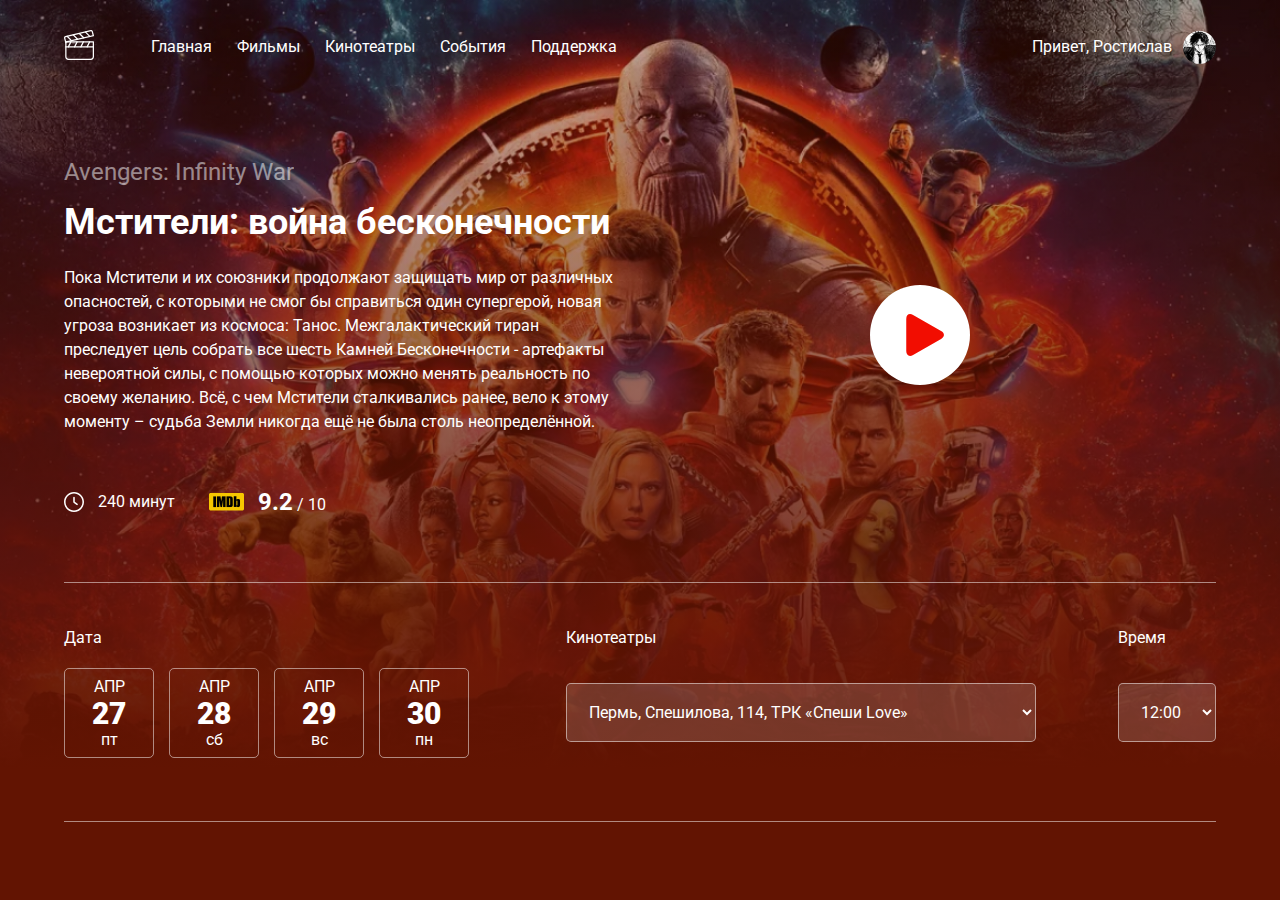
<file: кинотеатр_Васильев/index.html>
<!DOCTYPE html>
<html lang="eng">

<head>
  <meta charset="UTF-8" />
  <meta http-equiv="X-UA-Compatible" content="IE=edge" />
  <meta name="viewport" content="width=device-width, initial-scale=1.0" />
  <title>Онлайн кинотеатр</title>
  <link rel="preconnect" href="https://fonts.googleapis.com" />
  <link rel="preconnect" href="https://fonts.gstatic.com" crossorigin />
  <link href="https://fonts.googleapis.com/css2?family=Roboto:wght@400;700&display=swap" rel="stylesheet" />
  <link rel="stylesheet" href="css/normalize.css" />
  <link rel="stylesheet" href="https://cdn.jsdelivr.net/npm/@fancyapps/ui@4.0/dist/fancybox.css" />
  <link rel="stylesheet" href="css/style.css" />
</head>

<body>
  <header class="header">
    <div class="navbar container">
      <a href="/">
        <img src="img/logo.svg" alt="logo" />
      </a>
      <nav class="nav">
        <button class="m-menu">
          <svg width="15" height="9" viewBox="0 0 15 9" fill="none" xmlns="http://www.w3.org/2000/svg">
            <line y1="0.5" x2="15" y2="0.5" stroke="white" />
            <line y1="4.5" x2="15" y2="4.5" stroke="white" />
            <line y1="8.5" x2="15" y2="8.5" stroke="white" />
          </svg>
        </button>
        <ul class="menu">
          <li class="menu-item">
            <a href="#" class="menu-link">Главная</a>
          </li>
          <li class="menu-item">
            <a href="#" class="menu-link">Фильмы</a>
          </li>
          <li class="menu-item">
            <a href="#" class="menu-link">Кинотеатры</a>
          </li>
          <li class="menu-item">
            <a href="#" class="menu-link">События</a>
          </li>
          <li class="menu-item">
            <a href="#" class="menu-link">Поддержка</a>
          </li>
        </ul>
      </nav>
      <div class="user">
        <span class="">Привет, Ростислав</span>
        <img class="avatar" src="img/avatar.jpg" alt="Pavel K" />
      </div>
    </div>
    <div class="film container">
      <div class="film-info">
        <small class="film-title-small">Avengers: Infinity War</small>
        <h1 class="film-title">Мстители: война бесконечности</h1>
        <p class="film-description">
          Пока Мстители и их союзники продолжают защищать мир от различных опасностей, с которыми не смог бы справиться
          один супергерой, новая угроза возникает из космоса: Танос. Межгалактический тиран преследует цель собрать все
          шесть Камней Бесконечности - артефакты невероятной силы, с помощью которых можно менять реальность по своему
          желанию. Всё, с чем Мстители сталкивались ранее, вело к этому моменту – судьба Земли никогда ещё не была столь
          неопределённой.
        </p>
        <div class="film-details">
          <div class="time">
            <img src="img/clock.svg" alt="clock" class="time-icon" />
            <span class="time-counter">240 минут</span>
          </div>
          <div class="rating">
            <img src="img/imdb.png" alt="imdb logo" class="rating-icon" />
            <span class="rating-counter"> <strong class="rating-current">9.2</strong> / 10 </span>
          </div>
        </div>

      </div>

      <a data-fancybox="video-gallery"
        data-src="https://www.youtube.com/watch?v=6ZfuNTqbHE8&ab_channel=MarvelEntertainment" class="film-trailer"
        href="#" class="film-trailer">
        <svg width="100" height="100" viewBox="0 0 100 100" fill="none" xmlns="http://www.w3.org/2000/svg">
          <circle cx="50" cy="50" r="50" fill="white" />
          <g clip-path="url(#clip0)">
            <path
              d="M43.0758 30.0033C39.3071 27.8416 36.2518 29.6125 36.2518 33.9556V66.0059C36.2518 70.3533 39.3071 72.1219 43.0758 69.9623L71.0893 53.8967C74.8592 51.7342 74.8592 48.2306 71.0893 46.0686L43.0758 30.0033Z"
              fill="#F20D01" />
          </g>
          <defs>
            <clipPath id="clip0">
              <rect width="41.8013" height="41.8013" fill="white" transform="translate(34.1837 29.0816)" />
            </clipPath>
          </defs>
        </svg>
      </a>
    </div>

    <div class="session container">
      <div class="session-date">
        <span class="session-label">Дата</span>
        <div class="session-date-block">
          <div class="session-date-item">
            <span class="session-month">АПР</span>
            <span class="session-day">27</span>
            <span class="sesiion-week">пт</span>
          </div>
          <div class="session-date-item">
            <span class="session-month">АПР</span>
            <span class="session-day">28</span>
            <span class="sesiion-week">сб</span>
          </div>
          <div class="session-date-item">
            <span class="session-month">АПР</span>
            <span class="session-day">29</span>
            <span class="sesiion-week">вс</span>
          </div>
          <div class="session-date-item">
            <span class="session-month">АПР</span>
            <span class="session-day">30</span>
            <span class="sesiion-week">пн</span>
          </div>
        </div>
      </div>

      <div class="session-cinema">
        <span class="session-label">Кинотеатры</span>
        <select class="select select-cinema" name="cinema">
          <option value="Celebration Cinema Crossroads">Пермь, Спешилова, 114, ТРК «Спеши Love»</option>
          <option value="Kalamazoo film society">Пермь, Революции, 13, ТРК «Семья»</option>
        </select>
      </div>

      <div class="session-time">
        <span class="session-label">Время</span>
        <select class="select" name="cinema">
          <option value="12:00">12:00</option>
          <option value="16:30">16:30</option>
          <option value="17:25">17:25</option>
        </select>
      </div>

    </div>



    <script src="https://cdn.jsdelivr.net/npm/@fancyapps/ui@4.0/dist/fancybox.umd.js"></script>
    <script src="js/scripts.js"></script>
</body>

</html>
</file>
<file: css/style.css>
* {
  box-sizing: border-box;
}
body {
  background-color: #621402;
  font-family: "Roboto", sans-serif;
  color: #fff;
}
.container {
  max-width: 1170px;
  margin: auto;
  width: 90%;
}
.header {
  min-height: 100vh;
  padding-bottom: 60px;
  background: linear-gradient(180deg, rgba(98, 20, 2, 0.31) 0%, #621402 85.62%),
    url("../img/bg.jpg") no-repeat center top / cover;
}
.m-menu {
  display: none;
}

.navbar {
  display: flex;
  align-items: center;
  padding-top: 30px;
  padding-bottom: 30px;
}
.nav {
  position: relative;
}
.menu {
  list-style-type: none;
  display: flex;
  margin: 0;
  margin-left: 17px;
}
.menu-item {
  margin-right: 25px;
}
.menu-link {
  color: white;
  text-decoration: none;
}
.user {
  margin-left: auto;
  color: #fff;
  display: flex;
  align-items: center;
}
.avatar {
  width: 33px;
  height: 33px;
  border-radius: 50%;
  margin-left: 11px;
}
.film {
  margin-top: 60px;
  color: #fff;
}
.film-title-small {
  opacity: 0.5;
  font-size: 24px;
  line-height: 150%;
}
.film-title {
  font-size: 36px;
  line-height: 42px;
  margin-top: 11px;
  margin-bottom: 23px;
}
.film-description {
  font-size: 16px;
  line-height: 150%;
  max-width: 560px;
}
.film {
  display: flex;
  align-items: center;
}
.film-trailer {
  margin: auto;
}
.film-details {
  margin-top: 50px;
  display: flex;
  align-items: center;
}
.time {
  display: flex;
  align-items: center;
}
.time-icon {
  margin-right: 14px;
}
.rating {
  display: flex;
  align-items: center;
  margin-left: 34px;
}
.rating-icon {
  margin-right: 14px;
}
.rating-current {
  font-size: 24px;
  line-height: 150%;
}
.session {
  margin-top: 62px;
  padding-top: 46px;
  padding-bottom: 63px;
  border-top: 1px solid rgba(255, 255, 255, 0.5);
  border-bottom: 1px solid rgba(255, 255, 255, 0.5);
  display: flex;
  justify-content: space-between;
  align-items: flex-start;
}
.session-label {
  display: block;
  margin-bottom: 20px;
}
.session-date-block {
  display: flex;
}
.session-date-item {
  cursor: pointer;
  display: flex;
  flex-direction: column;
  border: 1px solid rgba(255, 255, 255, 0.5);
  border-radius: 5px;
  text-align: center;
  width: 90px;
  height: 90px;
  align-items: center;
  justify-content: center;
  margin-right: 15px;
  transition: background-color 0.2s;
}
.session-month {
  font-size: 16px;
  line-height: 19px;
}
.session-day {
  font-weight: 900;
  font-size: 30px;
  line-height: 35px;
}
.session-week {
  font-size: 19px;
  line-height: 22px;
}
.session-date-item:hover {
  background-color: #fe8e05;
  color: #621402;
}
.select {
  background: rgba(255, 255, 255, 0.15);
  border: 1px solid rgba(255, 255, 255, 0.5);
  border-radius: 5px;
  color: #fff;
  padding: 18px;
  cursor: pointer;
  margin-top: 15px;
}
.select-cinema {
  width: 470px;
}
.scheme {
  margin-bottom: 40px;
  background: rgba(36, 36, 36, 0.18);
  border-radius: 10px;
}
.scheme-svg {
  max-width: 1170px;
}
.scheme path:not(.light) {
  fill: rgba(255, 255, 255, 0.2);
  cursor: pointer;
}
.scheme path:not(.light):hover {
  fill: rgba(255, 255, 255, 0.5);
}
.scheme path.booked,
.scheme path.booked:hover {
  fill: rgba(255, 255, 255, 0.05);
  cursor: not-allowed;
}
.scheme path.active,
.scheme path.active:hover {
  fill: #fe8e05;
}
.legend {
  display: flex;
  align-items: center;
  border-top: 1px solid rgba(255, 255, 255, 0.5);
  max-width: 1024px;
  width: 90%;
  margin: auto;
  padding-top: 22px;
  padding-bottom: 38px;
}
.legend-label {
  display: flex;
  align-items: center;
  margin-right: 30px;
  color: rgba(255, 255, 255, 0.5);
}
.legend svg {
  margin-right: 15px;
}
.price {
  padding-top: 20px;
  padding-bottom: 40px;
  display: flex;
  align-items: center;
  justify-content: space-between;
}
.price-label {
  display: block;
  font-size: 18px;
  line-height: 21px;
}
.price-tag {
  font-size: 52px;
  line-height: 61px;
}
.button {
  display: block;
  background: #fe8e05;
  border-radius: 5px;
  color: #fff;
  font-weight: bold;
  font-size: 18px;
  line-height: 21px;
  padding: 24px 52px;
  text-decoration: none;
}
@media (max-width: 1200px) {
  .container {
    max-width: 960px;
  }
  .select-cinema {
    width: 100%;
  }
}
@media (max-width: 992px) {
  .container {
    max-width: 750px;
  }
  .session {
    flex-wrap: wrap;
  }
  .session-date {
    flex-basis: 70%;
    margin-bottom: 40px;
  }
  .session-time {
    order: 2;
  }
  .session-cinema {
    order: 3;
  }
  .menu-item {
    margin-right: 20px;
  }
}
@media (max-width: 768px) {
  .container {
    max-width: 560px;
  }
  .menu {
    position: absolute;
    left: 0;
    top: 40px;
    padding: 20px;
    margin-left: 20px;
    flex-direction: column;
    background-color: #621402;
    z-index: 9;
    border-radius: 10px;
    opacity: 0;
    visibility: hidden;
    transform: translateY(20%);
    transition: opacity 0.5s, transform 0.5s;
  }
  .menu-item:not(:last-child) {
    margin-bottom: 10px;
  }
  .m-menu {
    display: block;
    background-color: transparent;
    border: none;
    width: 40px;
    height: 40px;
    margin-left: 10px;
    cursor: pointer;
  }
  .is-open {
    opacity: 1;
    visibility: visible;
    transform: translateY(0);
  }
  .film-description {
    margin-right: 30px;
  }
  .film {
    flex-direction: column;
  }
  .film-trailer {
    margin-right: auto;
    margin-left: 0;
    margin-top: 40px;
  }
}
</file>
<file: кинотеатр_Васильев/css/style.css>
* {
  box-sizing: border-box;
}
body {
  background-color: #621402;
  font-family: "Roboto", sans-serif;
  color: #fff;
}
.container {
  max-width: 1170px;
  margin: auto;
  width: 90%;
}
.header {
  min-height: 100vh;
  padding-bottom: 60px;
  background: linear-gradient(180deg, rgba(98, 20, 2, 0.31) 0%, #621402 85.62%),
    url("../img/bg.jpg") no-repeat center top / cover;
}
.m-menu {
  display: none;
}

.navbar {
  display: flex;
  align-items: center;
  padding-top: 30px;
  padding-bottom: 30px;
}
.nav {
  position: relative;
}
.menu {
  list-style-type: none;
  display: flex;
  margin: 0;
  margin-left: 17px;
}
.menu-item {
  margin-right: 25px;
}
.menu-link {
  color: white;
  text-decoration: none;
}
.user {
  margin-left: auto;
  color: #fff;
  display: flex;
  align-items: center;
}
.avatar {
  width: 33px;
  height: 33px;
  border-radius: 50%;
  margin-left: 11px;
}
.film {
  margin-top: 60px;
  color: #fff;
}
.film-title-small {
  opacity: 0.5;
  font-size: 24px;
  line-height: 150%;
}
.film-title {
  font-size: 36px;
  line-height: 42px;
  margin-top: 11px;
  margin-bottom: 23px;
}
.film-description {
  font-size: 16px;
  line-height: 150%;
  max-width: 560px;
}
.film {
  display: flex;
  align-items: center;
}
.film-trailer {
  margin: auto;
}
.film-details {
  margin-top: 50px;
  display: flex;
  align-items: center;
}
.time {
  display: flex;
  align-items: center;
}
.time-icon {
  margin-right: 14px;
}
.rating {
  display: flex;
  align-items: center;
  margin-left: 34px;
}
.rating-icon {
  margin-right: 14px;
}
.rating-current {
  font-size: 24px;
  line-height: 150%;
}
.session {
  margin-top: 62px;
  padding-top: 46px;
  padding-bottom: 63px;
  border-top: 1px solid rgba(255, 255, 255, 0.5);
  border-bottom: 1px solid rgba(255, 255, 255, 0.5);
  display: flex;
  justify-content: space-between;
  align-items: flex-start;
}
.session-label {
  display: block;
  margin-bottom: 20px;
}
.session-date-block {
  display: flex;
}
.session-date-item {
  cursor: pointer;
  display: flex;
  flex-direction: column;
  border: 1px solid rgba(255, 255, 255, 0.5);
  border-radius: 5px;
  text-align: center;
  width: 90px;
  height: 90px;
  align-items: center;
  justify-content: center;
  margin-right: 15px;
  transition: background-color 0.2s;
}
.session-month {
  font-size: 16px;
  line-height: 19px;
}
.session-day {
  font-weight: 900;
  font-size: 30px;
  line-height: 35px;
}
.session-week {
  font-size: 19px;
  line-height: 22px;
}
.session-date-item:hover {
  background-color: #fe8e05;
  color: #621402;
}
.select {
  background: rgba(255, 255, 255, 0.15);
  border: 1px solid rgba(255, 255, 255, 0.5);
  border-radius: 5px;
  color: #fff;
  padding: 18px;
  cursor: pointer;
  margin-top: 15px;
}
.select-cinema {
  width: 470px;
}
.scheme {
  margin-bottom: 40px;
  background: rgba(36, 36, 36, 0.18);
  border-radius: 10px;
}
.scheme-svg {
  max-width: 1170px;
}
.scheme path:not(.light) {
  fill: rgba(255, 255, 255, 0.2);
  cursor: pointer;
}
.scheme path:not(.light):hover {
  fill: rgba(255, 255, 255, 0.5);
}
.scheme path.booked,
.scheme path.booked:hover {
  fill: rgba(255, 255, 255, 0.05);
  cursor: not-allowed;
}
.scheme path.active,
.scheme path.active:hover {
  fill: #fe8e05;
}
.legend {
  display: flex;
  align-items: center;
  border-top: 1px solid rgba(255, 255, 255, 0.5);
  max-width: 1024px;
  width: 90%;
  margin: auto;
  padding-top: 22px;
  padding-bottom: 38px;
}
.legend-label {
  display: flex;
  align-items: center;
  margin-right: 30px;
  color: rgba(255, 255, 255, 0.5);
}
.legend svg {
  margin-right: 15px;
}
.price {
  padding-top: 20px;
  padding-bottom: 40px;
  display: flex;
  align-items: center;
  justify-content: space-between;
}
.price-label {
  display: block;
  font-size: 18px;
  line-height: 21px;
}
.price-tag {
  font-size: 52px;
  line-height: 61px;
}
.button {
  display: block;
  background: #fe8e05;
  border-radius: 5px;
  color: #fff;
  font-weight: bold;
  font-size: 18px;
  line-height: 21px;
  padding: 24px 52px;
  text-decoration: none;
}
@media (max-width: 1200px) {
  .container {
    max-width: 960px;
  }
  .select-cinema {
    width: 100%;
  }
}
@media (max-width: 992px) {
  .container {
    max-width: 750px;
  }
  .session {
    flex-wrap: wrap;
  }
  .session-date {
    flex-basis: 70%;
    margin-bottom: 40px;
  }
  .session-time {
    order: 2;
  }
  .session-cinema {
    order: 3;
  }
  .menu-item {
    margin-right: 20px;
  }
}
@media (max-width: 768px) {
  .container {
    max-width: 560px;
  }
  .menu {
    position: absolute;
    left: 0;
    top: 40px;
    padding: 20px;
    margin-left: 20px;
    flex-direction: column;
    background-color: #621402;
    z-index: 9;
    border-radius: 10px;
    opacity: 0;
    visibility: hidden;
    transform: translateY(20%);
    transition: opacity 0.5s, transform 0.5s;
  }
  .menu-item:not(:last-child) {
    margin-bottom: 10px;
  }
  .m-menu {
    display: block;
    background-color: transparent;
    border: none;
    width: 40px;
    height: 40px;
    margin-left: 10px;
    cursor: pointer;
  }
  .is-open {
    opacity: 1;
    visibility: visible;
    transform: translateY(0);
  }
  .film-description {
    margin-right: 30px;
  }
  .film {
    flex-direction: column;
  }
  .film-trailer {
    margin-right: auto;
    margin-left: 0;
    margin-top: 40px;
  }
}
</file>
